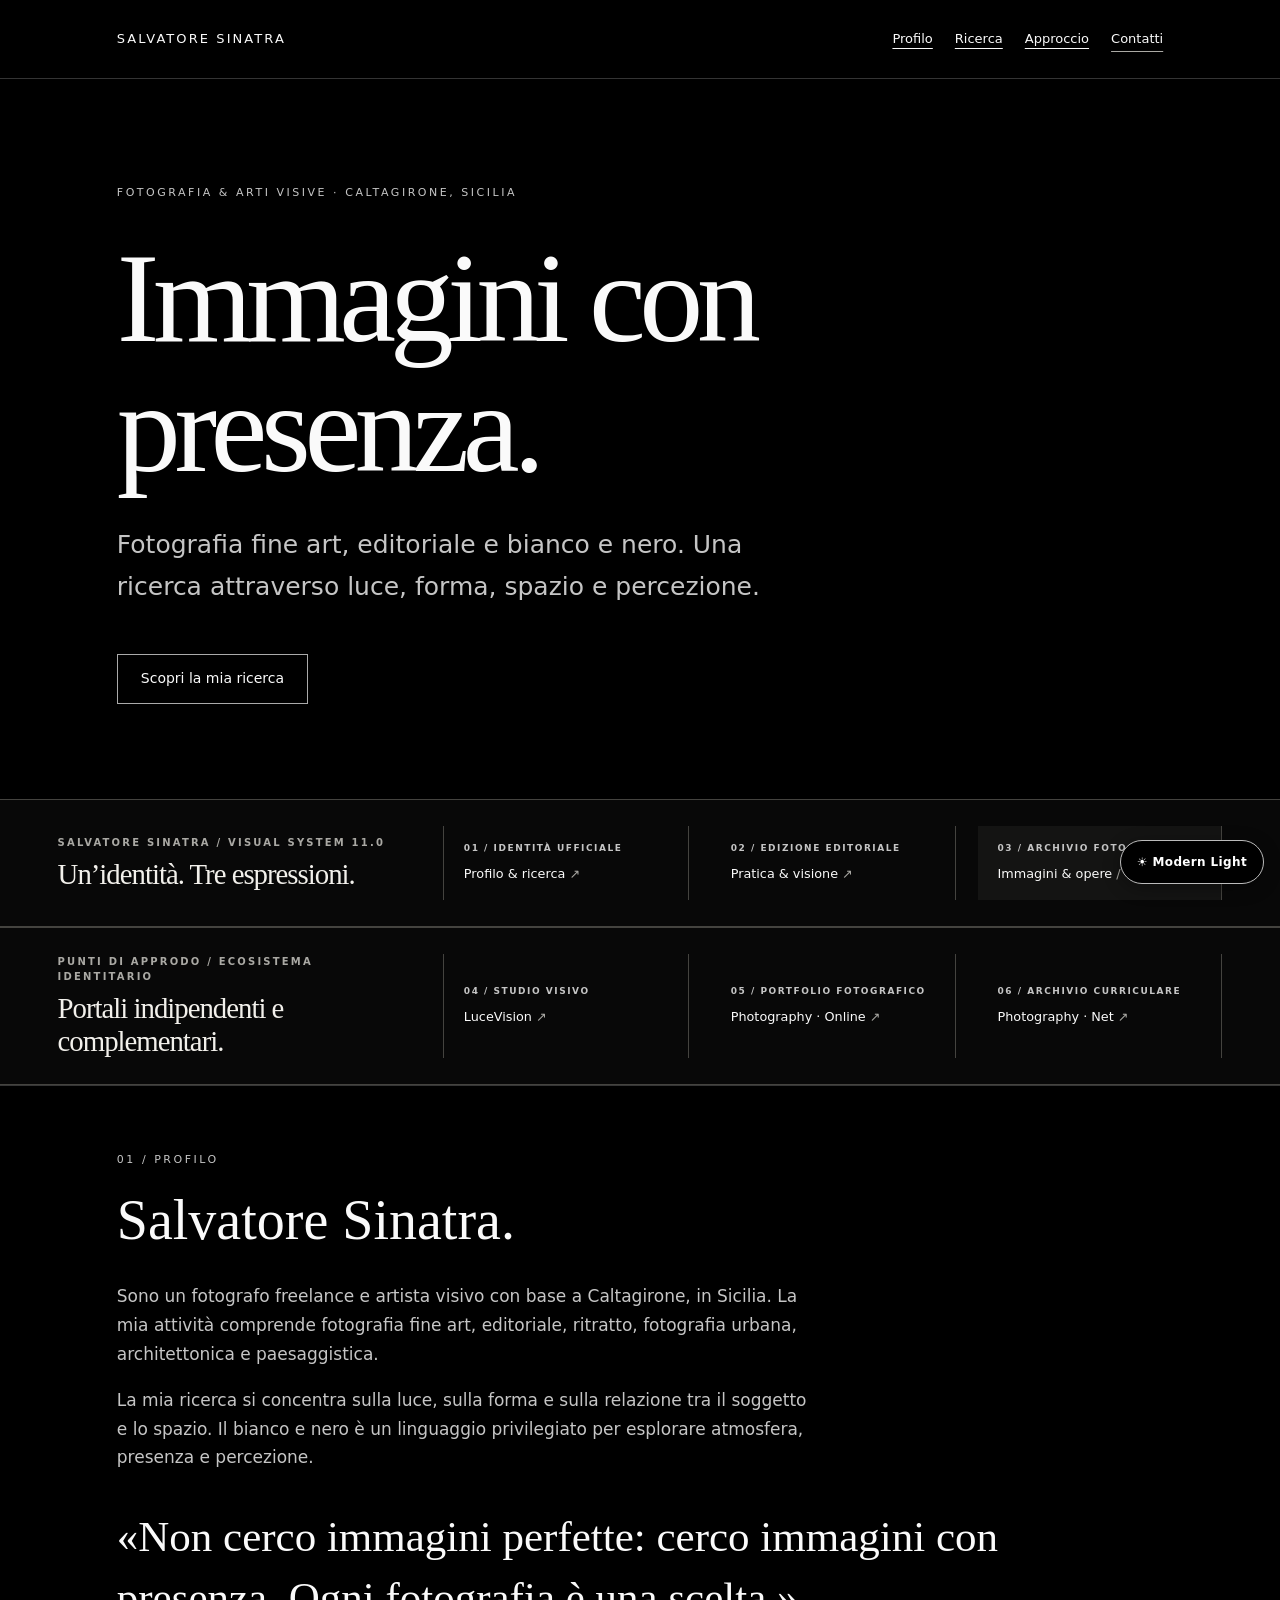
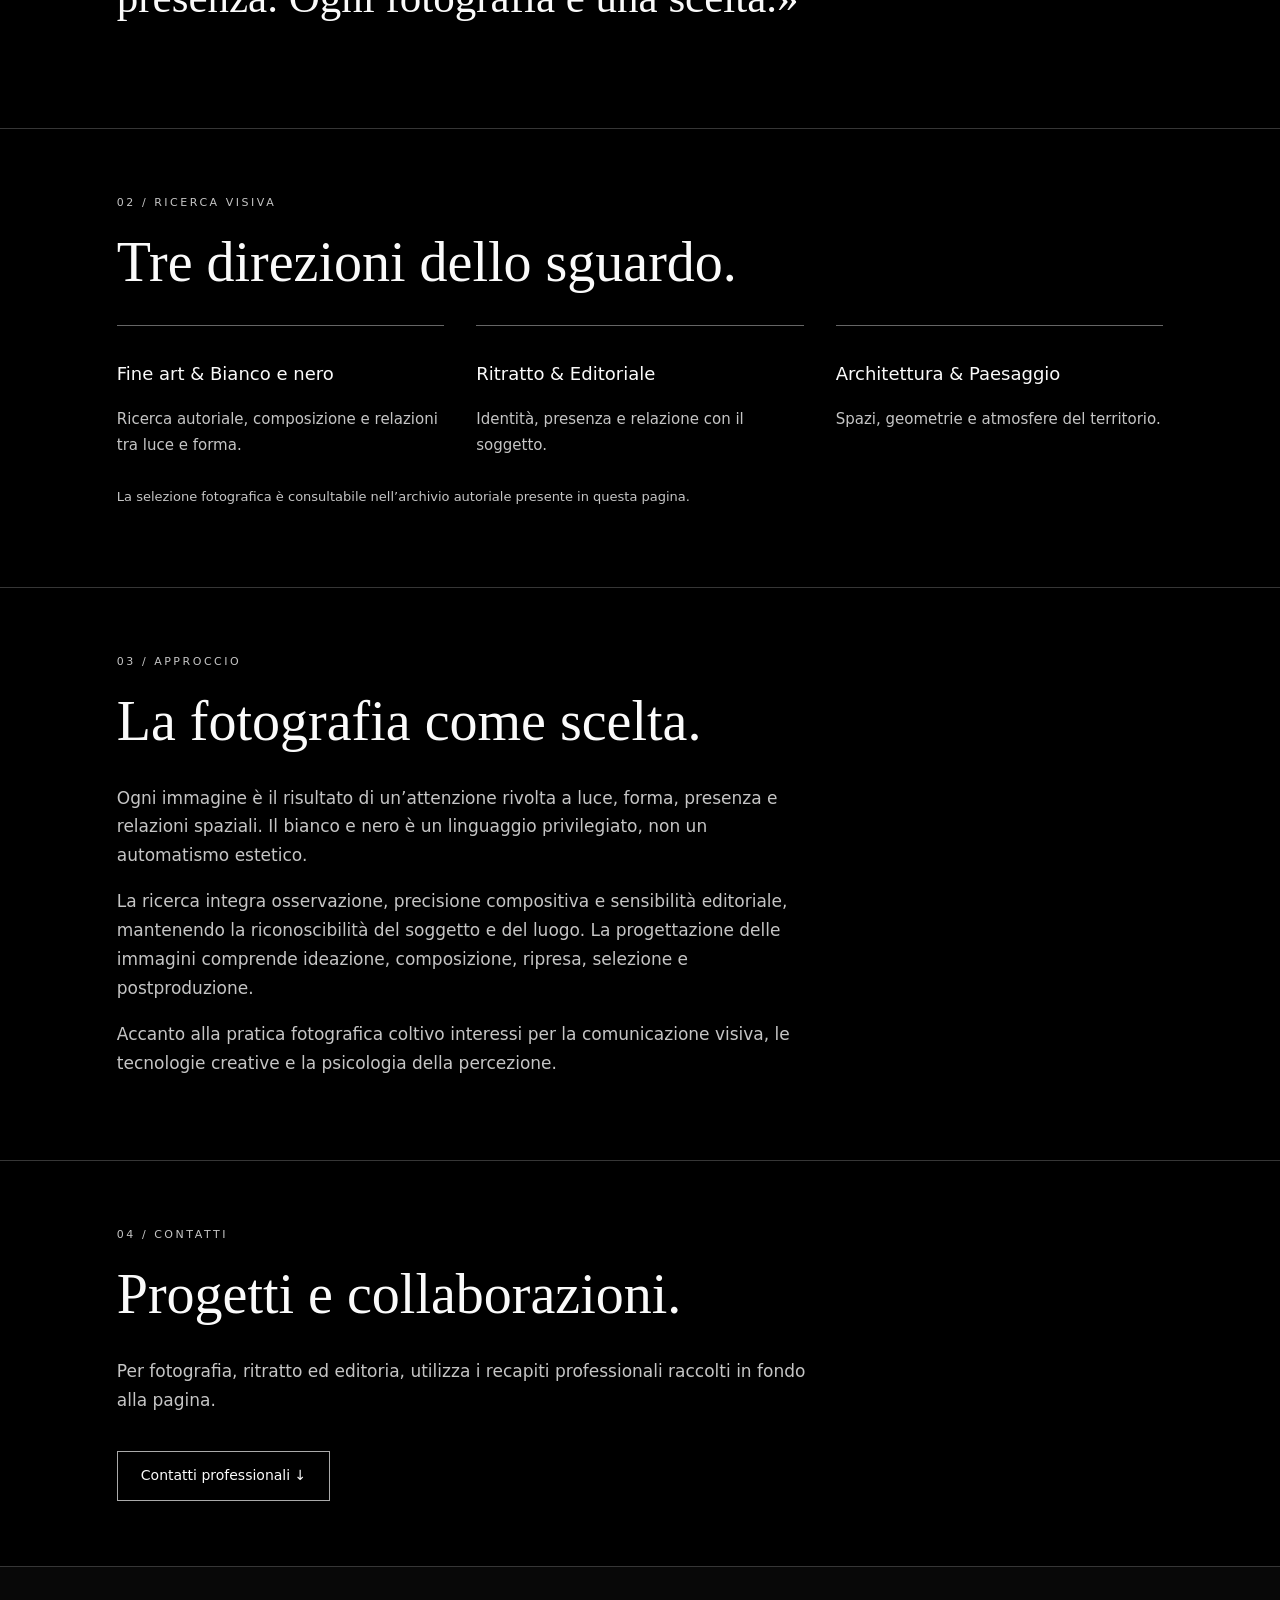
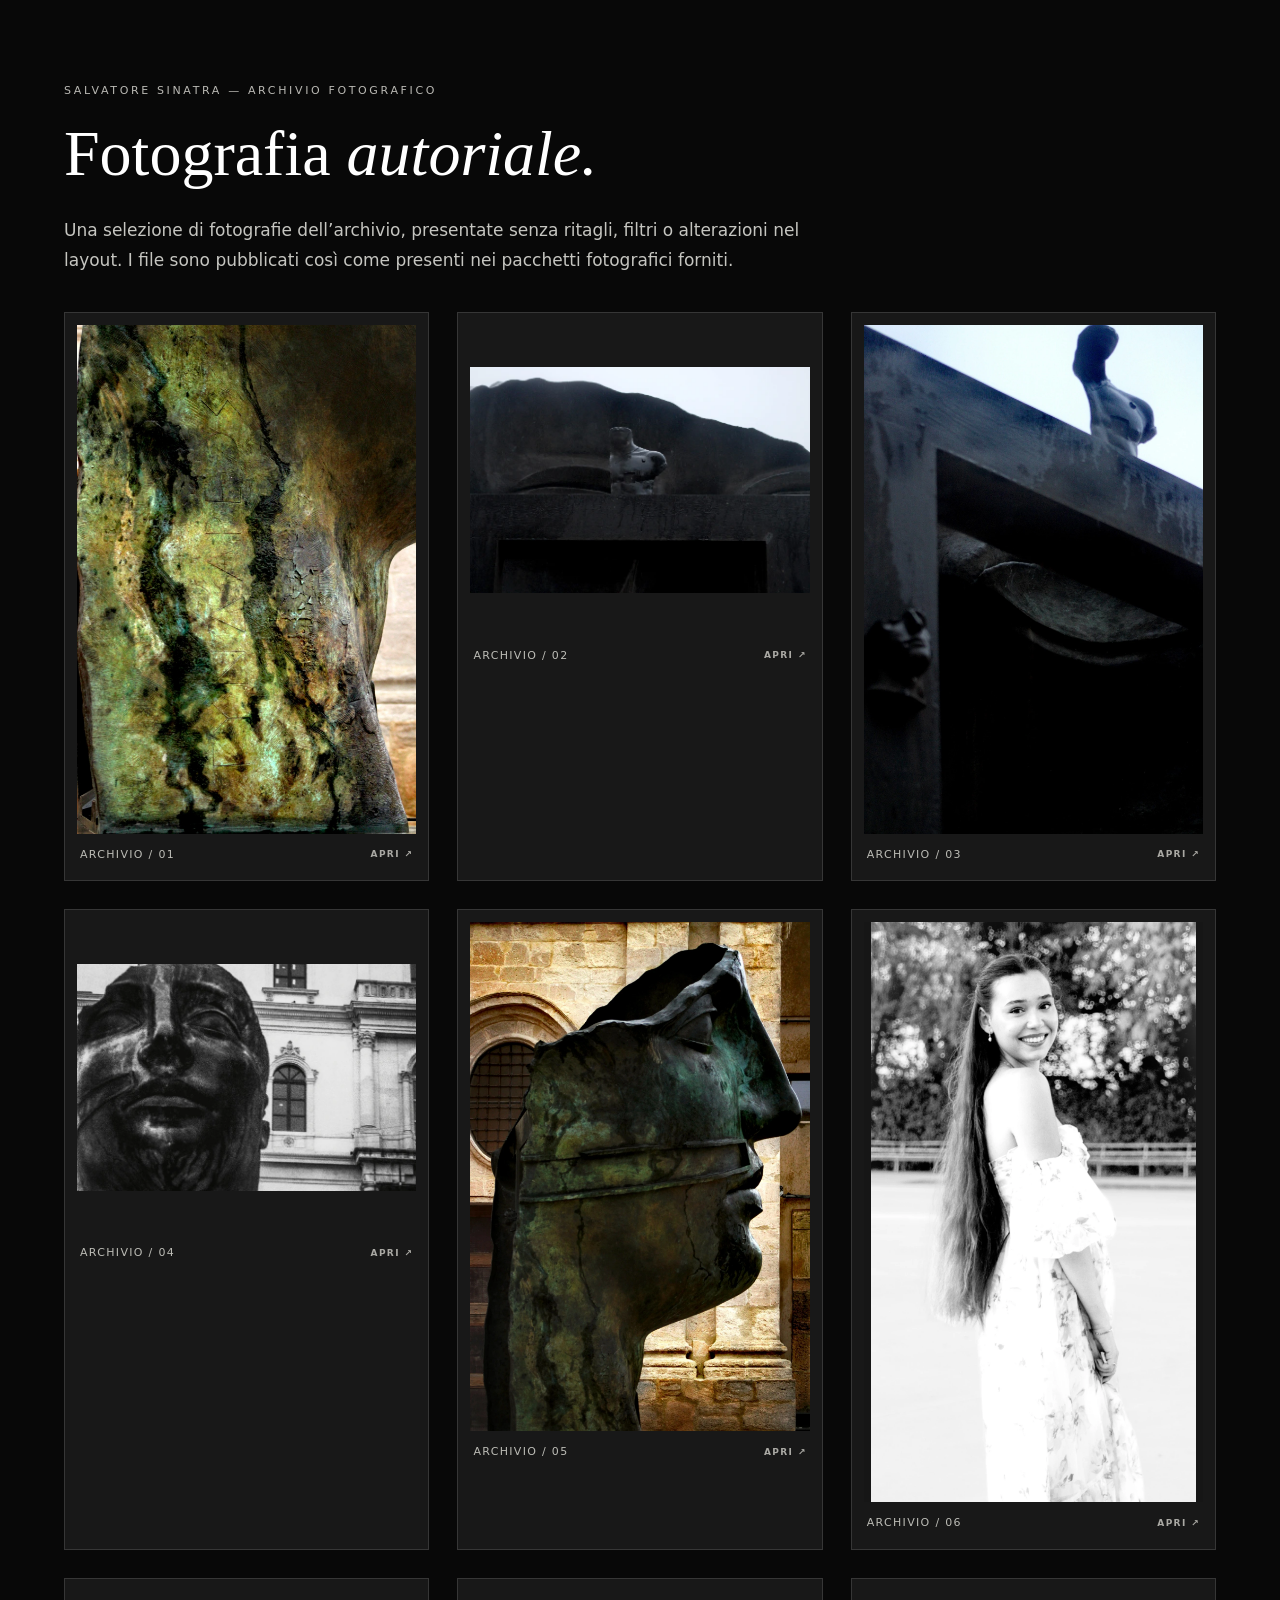
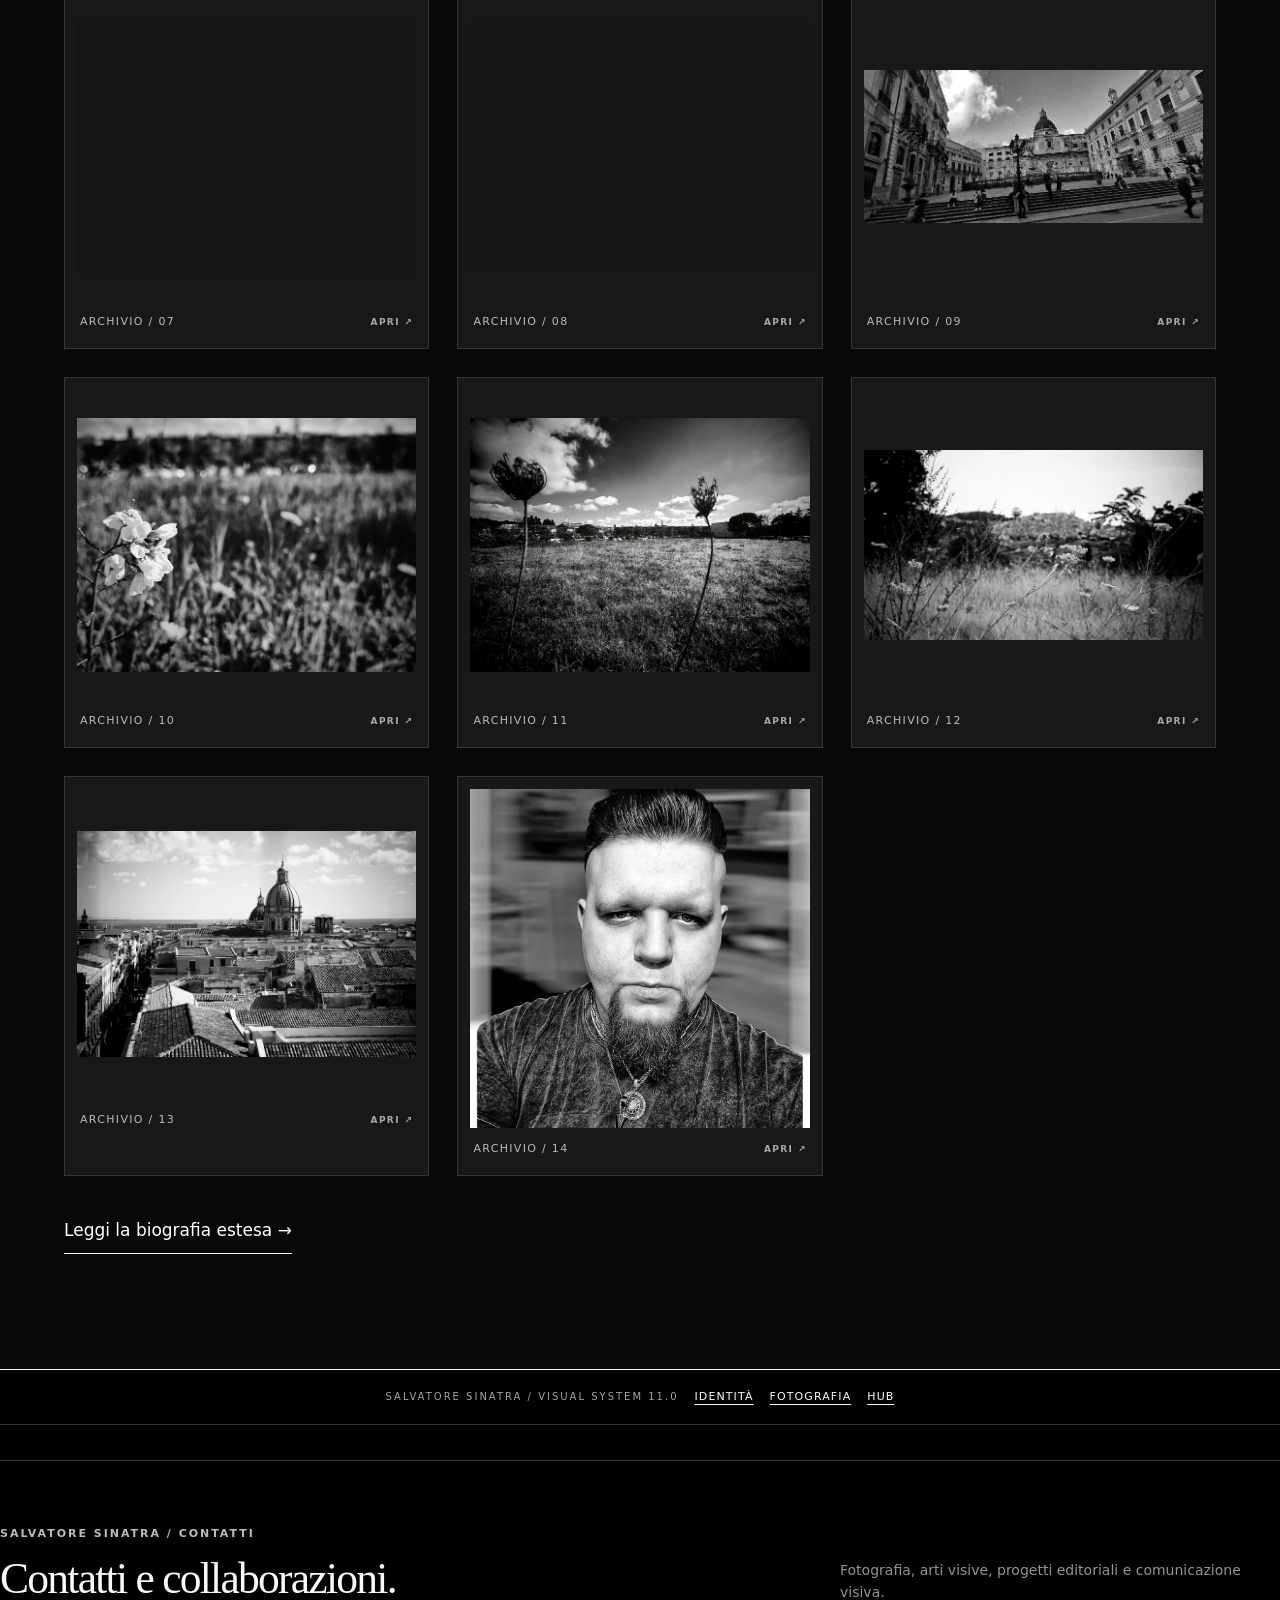
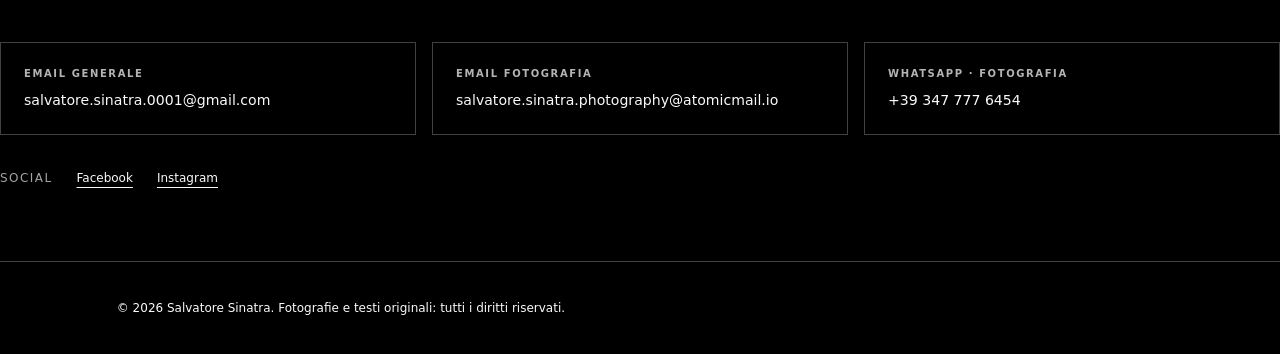
<file: index.html>
<!doctype html>
<html lang="it"><head><meta charset="utf-8"><meta name="viewport" content="width=device-width,initial-scale=1"><title>Salvatore Sinatra — Fotografia e Arti Visive</title><meta name="description" content="Salvatore Sinatra, fotografo freelance e artista visivo a Caltagirone, Sicilia. Fotografia fine art, editoriale, ritratto e bianco e nero."><link rel="canonical" href="https://www.salvatoresinatraphotography.it/"><meta name="theme-color" content="#111111"><meta property="og:title" content="Salvatore Sinatra — Fotografia e Arti Visive"><meta property="og:type" content="website"><meta property="og:url" content="https://www.salvatoresinatraphotography.it/"><style>
*{box-sizing:border-box}html{scroll-behavior:smooth}body{margin:0;background:#111;color:#eee;font:17px/1.7 system-ui,sans-serif}a{color:inherit;text-underline-offset:5px}a:focus-visible{outline:2px solid #fff;outline-offset:6px}.wrap{max-width:1200px;margin:auto;padding:0 6vw}header{padding:28px 0;border-bottom:1px solid #363636}header .wrap{display:flex;justify-content:space-between;gap:24px;flex-wrap:wrap}.brand{font-size:13px;letter-spacing:.16em;text-decoration:none}nav{display:flex;gap:22px;font-size:13px}.hero{padding:105px 0 95px}.eyebrow{font-size:11px;text-transform:uppercase;letter-spacing:.23em;color:#b5b5b5}h1{font-family:Georgia,serif;font-size:clamp(64px,10vw,132px);font-weight:400;line-height:1.02;letter-spacing:-.05em;margin:30px 0}h2{font:400 clamp(34px,5vw,56px)/1.15 Georgia,serif;margin:18px 0 30px}h3{font-size:18px;font-weight:500}p{max-width:700px;color:#c4c4c4}.lead{font-size:clamp(19px,2.5vw,25px);max-width:670px}.button{display:inline-block;padding:12px 23px;border:1px solid #aaa;margin-top:20px;text-decoration:none;font-size:14px}.button:hover{background:#eee;color:#111}section:not(.hero){padding:65px 0;border-top:1px solid #363636}.grid{display:grid;grid-template-columns:repeat(3,1fr);gap:32px}.item{padding-top:15px;border-top:1px solid #666}.item p{font-size:15px}blockquote{margin:35px 0;font:400 clamp(26px,4vw,43px)/1.4 Georgia,serif;max-width:900px}.note{font-size:13px;color:#999}footer{padding:35px 0;border-top:1px solid #363636;font-size:12px;color:#aaa}.skip{position:absolute;left:-9999px}.skip:focus{left:20px;top:10px;background:#111;padding:10px}@media(max-width:650px){.grid{grid-template-columns:1fr}.hero{padding:65px 0}.wrap{padding:0 7vw}nav{gap:16px}}@media(prefers-reduced-motion:reduce){html{scroll-behavior:auto}}
</style><meta name="design-system-version" content="11.0"><style id="ss-design-system-v10">:root{--ss10-black:#080808;--ss10-white:#f5f5f2;--ss10-muted:#a8a8a4;--ss10-border:#3b3b3b}html{scroll-behavior:smooth}body{font-kerning:normal;-webkit-font-smoothing:antialiased}img{max-width:100%;height:auto}img:not([width]):not([height]){object-fit:contain}a,button{transition:color .2s ease,border-color .2s ease,background-color .2s ease}a:focus-visible,button:focus-visible{outline:2px solid currentColor;outline-offset:4px}h1,h2,h3{text-wrap:balance}p{overflow-wrap:break-word}main{min-width:0}@media(prefers-reduced-motion:reduce){*,*::before,*::after{scroll-behavior:auto!important;animation-duration:.01ms!important;transition-duration:.01ms!important}}@media(max-width:600px){body{overflow-x:hidden}nav{max-width:100%;flex-wrap:wrap}}.ss-v10-signature{font:500 10px/1.5 system-ui,sans-serif;letter-spacing:.2em;text-transform:uppercase;opacity:.65}.ss-v10-links{display:flex;gap:16px;flex-wrap:wrap;align-items:center;justify-content:center;padding:18px 5%;border-top:1px solid currentColor;font:500 11px/1.6 system-ui,sans-serif;letter-spacing:.1em;text-transform:uppercase}.ss-v10-links a{text-decoration:underline;text-underline-offset:4px}.ss-v10-links a:hover{opacity:.65}</style>  <meta name="robots" content="index,follow,max-image-preview:large">
  <meta property="og:locale" content="it_IT">
  <meta property="og:site_name" content="Salvatore Sinatra Photography">
  <meta property="og:description" content="Salvatore Sinatra, fotografo freelance e artista visivo a Caltagirone, Sicilia. Fotografia fine art, editoriale, ritratto e bianco e nero.">
  <meta property="og:image" content="https://www.salvatoresinatraphotography.it/assets/photos/1000022959.webp">
  <meta name="twitter:card" content="summary_large_image">
  <meta name="twitter:title" content="Salvatore Sinatra — Fotografia e Arti Visive">
  <meta name="twitter:description" content="Salvatore Sinatra, fotografo freelance e artista visivo a Caltagirone, Sicilia. Fotografia fine art, editoriale, ritratto e bianco e nero.">
  <meta name="twitter:image" content="https://www.salvatoresinatraphotography.it/assets/photos/1000022959.webp">
  <script type="application/ld+json">{"@context":"https://schema.org","@type":"WebSite","name":"Salvatore Sinatra — Fotografia e Arti Visive","url":"https://www.salvatoresinatraphotography.it/","description":"Salvatore Sinatra, fotografo freelance e artista visivo a Caltagirone, Sicilia. Fotografia fine art, editoriale, ritratto e bianco e nero.","inLanguage":"it-IT"}</script>
<link rel="stylesheet" href="assets/ss-visual-theme.css"><link rel="stylesheet" href="assets/ss-editorial-v11.css"><link rel="stylesheet" href="assets/ss-contact-footer.css"></head><body><a class="skip" href="#contenuto">Vai al contenuto</a><header><div class="wrap"><a class="brand" href="./">SALVATORE SINATRA</a><nav aria-label="Navigazione principale"><a href="#profilo">Profilo</a><a href="#ricerca">Ricerca</a><a href="#approccio">Approccio</a><a href="#contatti">Contatti</a></nav></div></header><main id="contenuto"><section class="hero"><div class="wrap"><div class="eyebrow">Fotografia & Arti Visive · Caltagirone, Sicilia</div><h1>Immagini con<br>presenza.</h1><p class="lead">Fotografia fine art, editoriale e bianco e nero. Una ricerca attraverso luce, forma, spazio e percezione.</p><a class="button" href="#profilo">Scopri la mia ricerca</a></div></section><aside class="ss11-network" aria-label="Sistema editoriale e siti di Salvatore Sinatra"><div class="ss11-network__heading"><span class="ss11-network__eyebrow">SALVATORE SINATRA / VISUAL SYSTEM 11.0</span><strong>Un’identità. Tre espressioni.</strong></div><nav class="ss11-network__links" aria-label="Naviga tra i siti identitari"><a class="ss11-network__link" href="https://www.salvatoresinatra.it/"><small>01 / IDENTITÀ UFFICIALE</small><span>Profilo & ricerca</span></a><a class="ss11-network__link" href="https://www.salvatore-sinatra.it/"><small>02 / EDIZIONE EDITORIALE</small><span>Pratica & visione</span></a><a class="ss11-network__link" href="https://www.salvatoresinatraphotography.it/" aria-current="page"><small>03 / ARCHIVIO FOTOGRAFICO</small><span>Immagini & opere</span></a></nav></aside><aside class="ss11-network" aria-label="Altri siti autonomi di Salvatore Sinatra"><div class="ss11-network__heading"><span class="ss11-network__eyebrow">PUNTI DI APPRODO / ECOSISTEMA IDENTITARIO</span><strong>Portali indipendenti e complementari.</strong></div><nav class="ss11-network__links" aria-label="Altri punti di approdo di Salvatore Sinatra"><a class="ss11-network__link" href="https://www.lucevision.it/"><small>04 / STUDIO VISIVO</small><span>LuceVision</span></a><a class="ss11-network__link" href="https://www.salvatoresinatraphotography.online/"><small>05 / PORTFOLIO FOTOGRAFICO</small><span>Photography · Online</span></a><a class="ss11-network__link" href="https://www.salvatoresinatraphotography.net/"><small>06 / ARCHIVIO CURRICULARE</small><span>Photography · Net</span></a></nav></aside><section id="profilo"><div class="wrap"><div class="eyebrow">01 / Profilo</div><h2>Salvatore Sinatra.</h2><p>Sono un fotografo freelance e artista visivo con base a Caltagirone, in Sicilia. La mia attività comprende fotografia fine art, editoriale, ritratto, fotografia urbana, architettonica e paesaggistica.</p><p>La mia ricerca si concentra sulla luce, sulla forma e sulla relazione tra il soggetto e lo spazio. Il bianco e nero è un linguaggio privilegiato per esplorare atmosfera, presenza e percezione.</p><blockquote>«Non cerco immagini perfette: cerco immagini con presenza. Ogni fotografia è una scelta.»</blockquote></div></section><section id="ricerca"><div class="wrap"><div class="eyebrow">02 / Ricerca visiva</div><h2>Tre direzioni dello sguardo.</h2><div class="grid"><div class="item"><h3>Fine art & Bianco e nero</h3><p>Ricerca autoriale, composizione e relazioni tra luce e forma.</p></div><div class="item"><h3>Ritratto & Editoriale</h3><p>Identità, presenza e relazione con il soggetto.</p></div><div class="item"><h3>Architettura & Paesaggio</h3><p>Spazi, geometrie e atmosfere del territorio.</p></div></div><p class="note">La selezione fotografica è consultabile nell’archivio autoriale presente in questa pagina.</p></div></section><section id="approccio"><div class="wrap"><div class="eyebrow">03 / Approccio</div><h2>La fotografia come scelta.</h2><p>Ogni immagine è il risultato di un’attenzione rivolta a luce, forma, presenza e relazioni spaziali. Il bianco e nero è un linguaggio privilegiato, non un automatismo estetico.</p><p>La ricerca integra osservazione, precisione compositiva e sensibilità editoriale, mantenendo la riconoscibilità del soggetto e del luogo. La progettazione delle immagini comprende ideazione, composizione, ripresa, selezione e postproduzione.</p><p>Accanto alla pratica fotografica coltivo interessi per la comunicazione visiva, le tecnologie creative e la psicologia della percezione.</p></div></section><section id="contatti"><div class="wrap"><div class="eyebrow">04 / Contatti</div><h2>Progetti e collaborazioni.</h2><p>Per fotografia, ritratto ed editoria, utilizza i recapiti professionali raccolti in fondo alla pagina.</p><a class="button" href="#contatti-unificati">Contatti professionali ↓</a></div></section><style id="ss-photo-gallery-style-v10">
#ss-photo-gallery-v10{padding:clamp(50px,9vw,120px) 5vw;background:#101010;color:#f4f3ef;font-family:system-ui,-apple-system,BlinkMacSystemFont,"Segoe UI",sans-serif}
#ss-photo-gallery-v10 .ss-gallery-inner{max-width:1400px;margin:auto}
#ss-photo-gallery-v10 .ss-photo-overline{font-size:11px;letter-spacing:.24em;text-transform:uppercase;color:#bab9b4}
#ss-photo-gallery-v10 h2{font-family:Georgia,serif;font-weight:400;font-size:clamp(32px,5vw,68px);line-height:1.1;margin:18px 0 25px;color:#fff}
#ss-photo-gallery-v10 p{max-width:750px;color:#c5c5c0;line-height:1.8}
#ss-photo-gallery-v10 .ss-photo-grid{display:grid;grid-template-columns:repeat(3,minmax(0,1fr));gap:clamp(12px,2.2vw,30px);margin-top:36px}
#ss-photo-gallery-v10 figure{margin:0;min-width:0;background:#181818;border:1px solid #363636;padding:12px}
#ss-photo-gallery-v10 img{display:block;width:100%;height:auto;max-height:580px;object-fit:contain;background:#161616}
#ss-photo-gallery-v10 figcaption{padding:12px 3px 4px;color:#bcbcb6;font-size:11px;letter-spacing:.12em;text-transform:uppercase}
#ss-photo-gallery-v10 .ss-bio-link{display:inline-block;margin-top:32px;border-bottom:1px solid currentColor;padding:8px 0;color:#fff;text-decoration:none}
@media(max-width:900px){#ss-photo-gallery-v10 .ss-photo-grid{grid-template-columns:repeat(2,minmax(0,1fr))}}
@media(max-width:560px){#ss-photo-gallery-v10 .ss-photo-grid{grid-template-columns:1fr}}
</style>
<section id="ss-photo-gallery-v10" aria-labelledby="ss-gallery-title"><div class="ss-gallery-inner">
  <div class="ss-photo-overline">Salvatore Sinatra — Archivio fotografico</div>
  <h2 id="ss-gallery-title">Fotografia <em>autoriale.</em></h2>
  <p>Una selezione di fotografie dell’archivio, presentate senza ritagli, filtri o alterazioni nel layout. I file sono pubblicati così come presenti nei pacchetti fotografici forniti.</p>
  <div class="ss-photo-grid">
    <figure><img src="assets/photos/1000022959.webp" alt="Fotografia autoriale di Salvatore Sinatra, immagine 01" loading="lazy" decoding="async"><figcaption>Archivio / 01</figcaption></figure>
    <figure><img src="assets/photos/1000022960.webp" alt="Fotografia autoriale di Salvatore Sinatra, immagine 02" loading="lazy" decoding="async"><figcaption>Archivio / 02</figcaption></figure>
    <figure><img src="assets/photos/1000022961.webp" alt="Fotografia autoriale di Salvatore Sinatra, immagine 03" loading="lazy" decoding="async"><figcaption>Archivio / 03</figcaption></figure>
    <figure><img src="assets/photos/1000022968.webp" alt="Fotografia autoriale di Salvatore Sinatra, immagine 04" loading="lazy" decoding="async"><figcaption>Archivio / 04</figcaption></figure>
    <figure><img src="assets/photos/1000023052.webp" alt="Fotografia autoriale di Salvatore Sinatra, immagine 05" loading="lazy" decoding="async"><figcaption>Archivio / 05</figcaption></figure>
    <figure><img src="assets/photos/1000023099.webp" alt="Fotografia autoriale di Salvatore Sinatra, immagine 06" loading="lazy" decoding="async"><figcaption>Archivio / 06</figcaption></figure>
    <figure><img src="assets/photos/1000023107.webp" alt="Fotografia autoriale di Salvatore Sinatra, immagine 07" loading="lazy" decoding="async"><figcaption>Archivio / 07</figcaption></figure>
    <figure><img src="assets/photos/1000023108.webp" alt="Fotografia autoriale di Salvatore Sinatra, immagine 08" loading="lazy" decoding="async"><figcaption>Archivio / 08</figcaption></figure>
    <figure><img src="assets/photos/467305712_122122964054394208_3311720588704344469_n%20%281%29.webp" alt="Fotografia autoriale di Salvatore Sinatra, immagine 09" loading="lazy" decoding="async"><figcaption>Archivio / 09</figcaption></figure>
    <figure><img src="assets/photos/473782319_577925235085140_2811685960131535709_n.webp" alt="Fotografia autoriale di Salvatore Sinatra, immagine 10" loading="lazy" decoding="async"><figcaption>Archivio / 10</figcaption></figure>
    <figure><img src="assets/photos/475974931_590899060454424_2349021340754761144_n.webp" alt="Fotografia autoriale di Salvatore Sinatra, immagine 11" loading="lazy" decoding="async"><figcaption>Archivio / 11</figcaption></figure>
    <figure><img src="assets/photos/476558959_595280760016254_7209493691133244539_n.webp" alt="Fotografia autoriale di Salvatore Sinatra, immagine 12" loading="lazy" decoding="async"><figcaption>Archivio / 12</figcaption></figure>
    <figure><img src="assets/photos/480542509_599351712942492_5895601628253863716_n.webp" alt="Fotografia autoriale di Salvatore Sinatra, immagine 13" loading="lazy" decoding="async"><figcaption>Archivio / 13</figcaption></figure>
    <figure><img src="assets/photos/F1.webp" alt="Fotografia autoriale di Salvatore Sinatra, immagine 14" loading="lazy" decoding="async"><figcaption>Archivio / 14</figcaption></figure>
  </div><a class="ss-bio-link" href="biografia.html">Leggi la biografia estesa &rarr;</a>
</div></section>
</main><nav class="ss-v10-links" aria-label="Rete dei siti Salvatore Sinatra"><span class="ss-v10-signature">Salvatore Sinatra / Visual System 11.0</span><a href="https://www.salvatore-sinatra.it/">Identità</a><a href="https://www.salvatoresinatraphotography.it/">Fotografia</a><a href="https://salvatoresinatra0001-ux.github.io/">Hub</a></nav>
<footer>

  <section id="contatti-unificati" class="ss-contact-footer" aria-labelledby="ss-contact-footer-title">
    <div class="ss-contact-footer__head">
      <div><span class="ss-contact-footer__kicker">SALVATORE SINATRA / CONTATTI</span><h2 id="ss-contact-footer-title">Contatti e collaborazioni.</h2></div>
      <p>Fotografia, arti visive, progetti editoriali e comunicazione visiva.</p>
    </div>
    <div class="ss-contact-footer__grid">
      <a class="ss-contact-footer__item" href="mailto:salvatore.sinatra.0001@gmail.com"><span class="ss-contact-footer__label">Email generale</span><span class="ss-contact-footer__value">salvatore.sinatra.0001@gmail.com</span></a>
      <a class="ss-contact-footer__item" href="mailto:salvatore.sinatra.photography@atomicmail.io"><span class="ss-contact-footer__label">Email fotografia</span><span class="ss-contact-footer__value">salvatore.sinatra.photography@atomicmail.io</span></a>
      <a class="ss-contact-footer__item" href="https://wa.me/393477776454" target="_blank" rel="noopener noreferrer"><span class="ss-contact-footer__label">WhatsApp · fotografia</span><span class="ss-contact-footer__value">+39 347 777 6454</span></a>
    </div>
    <nav class="ss-contact-footer__social" aria-label="Profili social ufficiali">
      <span class="ss-contact-footer__social-label">Social</span>
      <a href="https://www.facebook.com/profile.php?id=61594648539977" target="_blank" rel="noopener noreferrer">Facebook</a>
      <a href="https://www.instagram.com/salvatoresinatraofficial/" target="_blank" rel="noopener noreferrer">Instagram</a>
    </nav>
  </section>
<div class="wrap">© 2026 Salvatore Sinatra. Fotografie e testi originali: tutti i diritti riservati.</div></footer><script src="assets/ss-visual-theme.js" defer></script><script src="assets/ss-editorial-v11.js" defer></script></body></html>
</file>
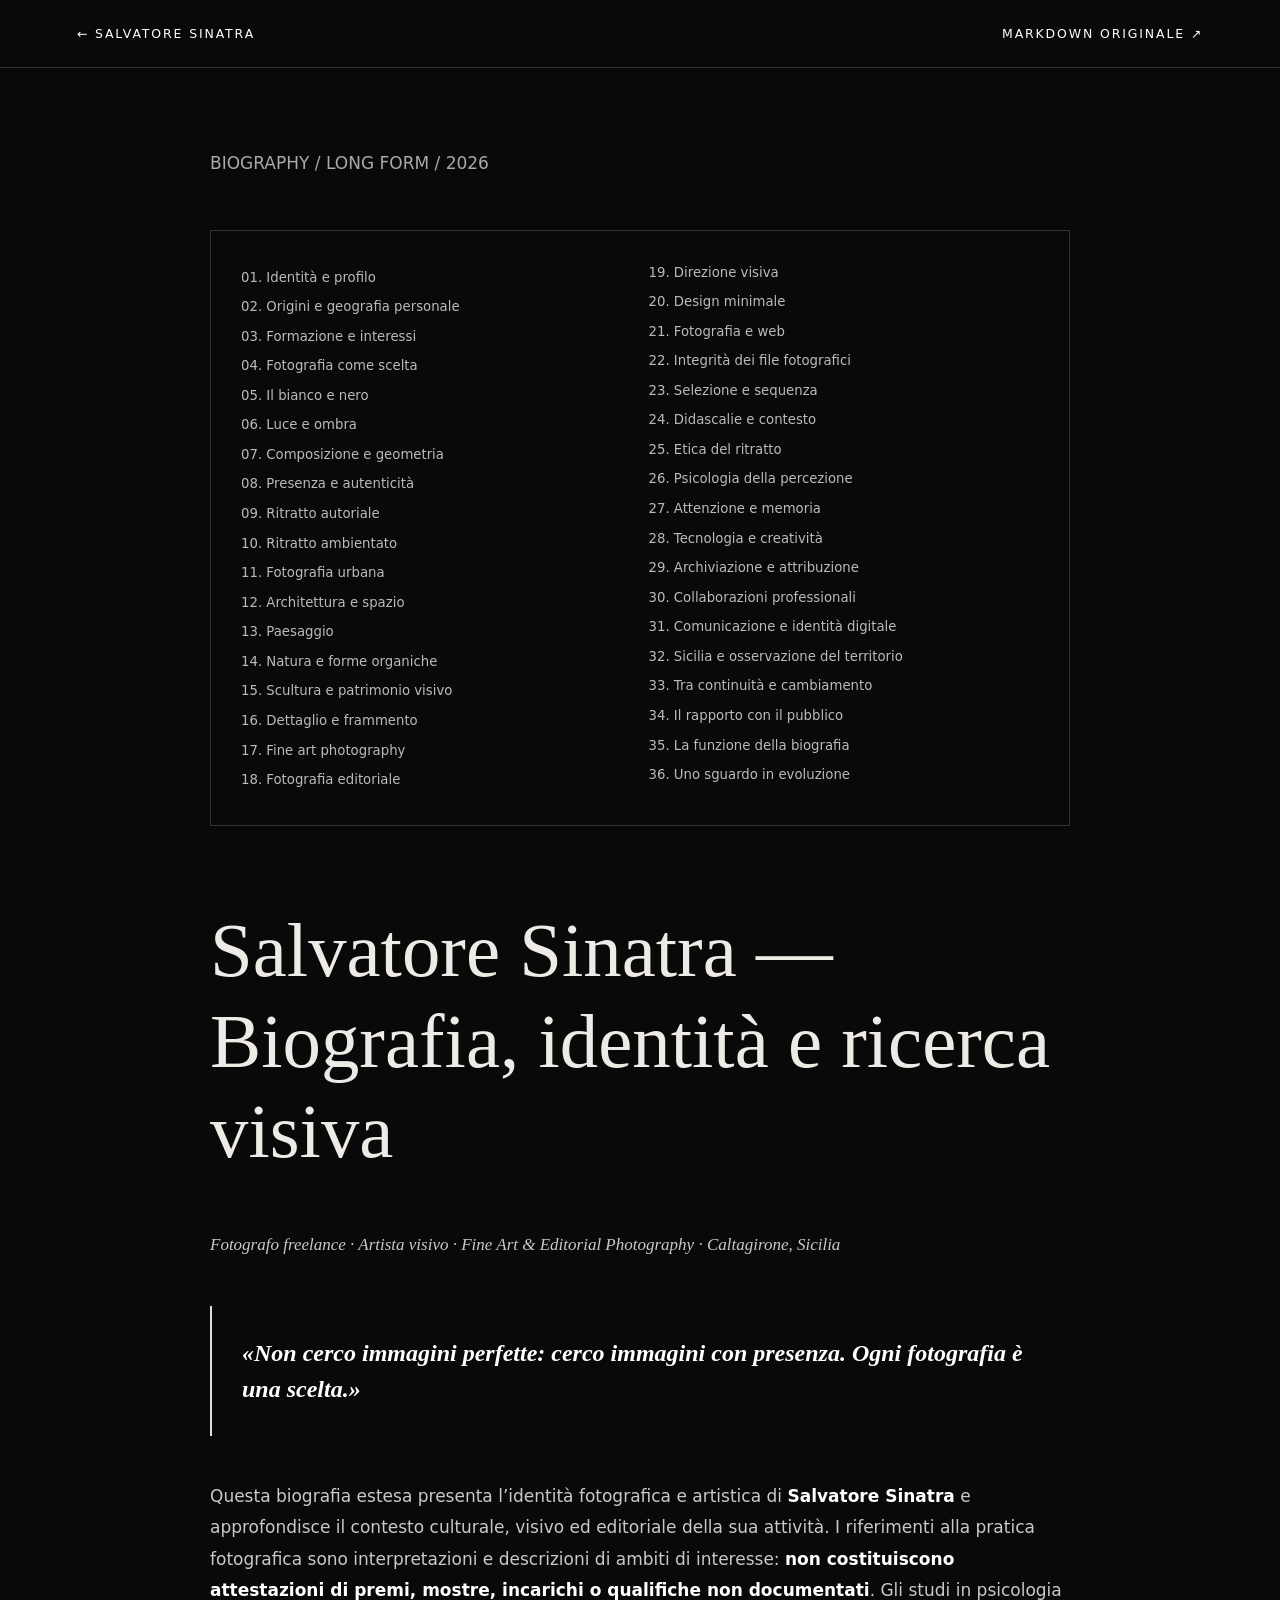
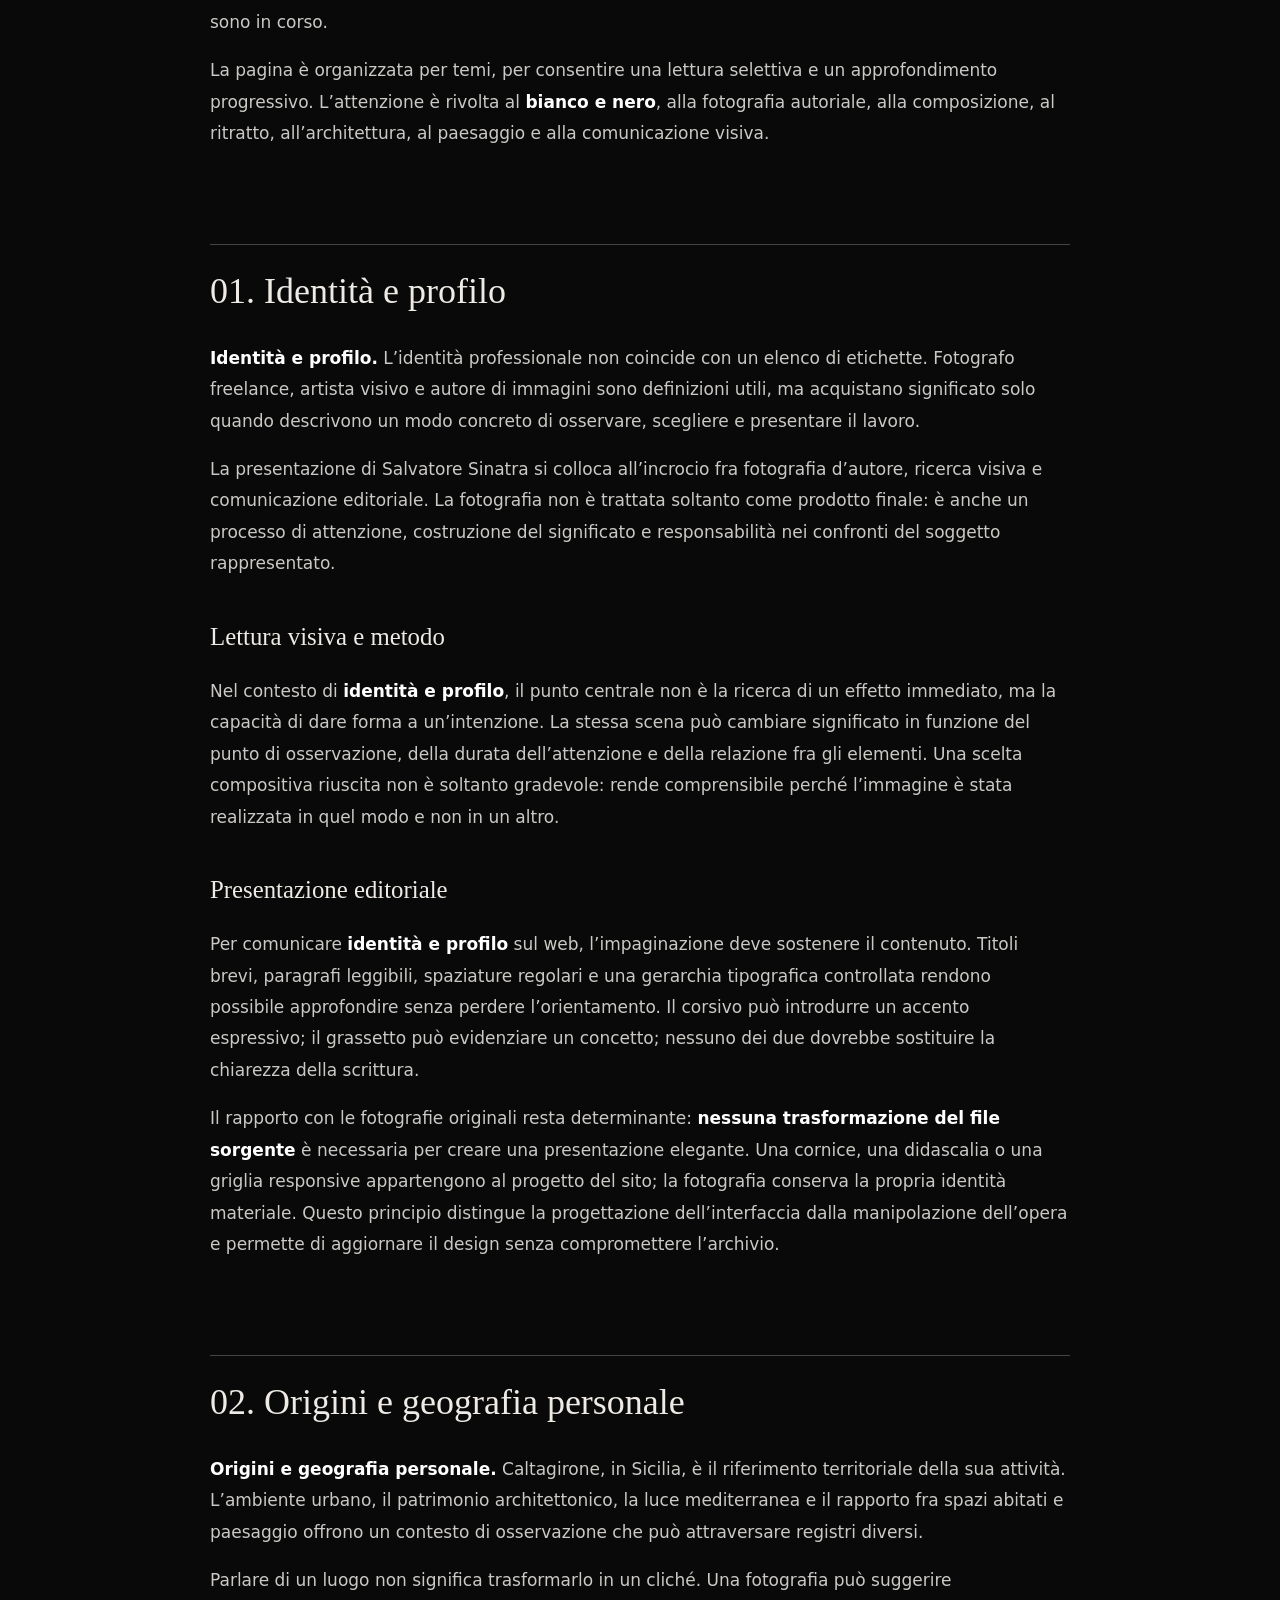
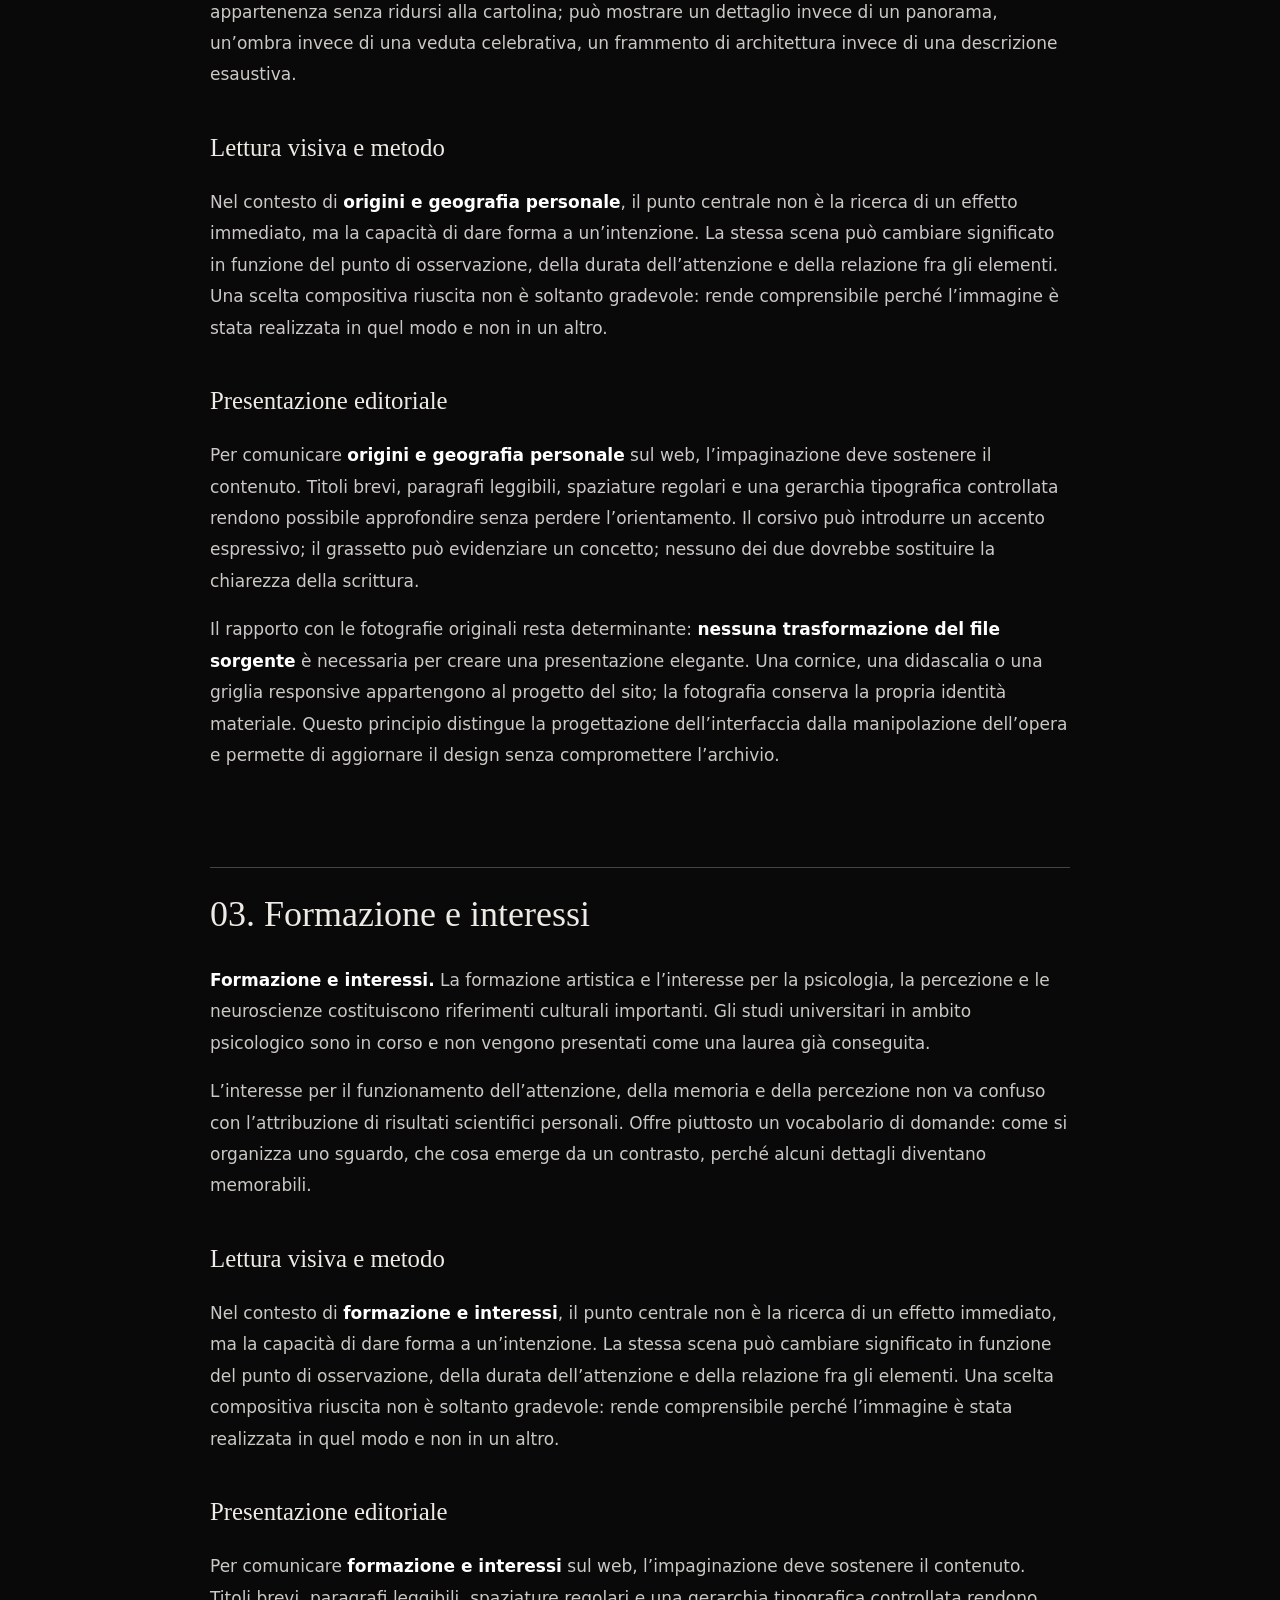
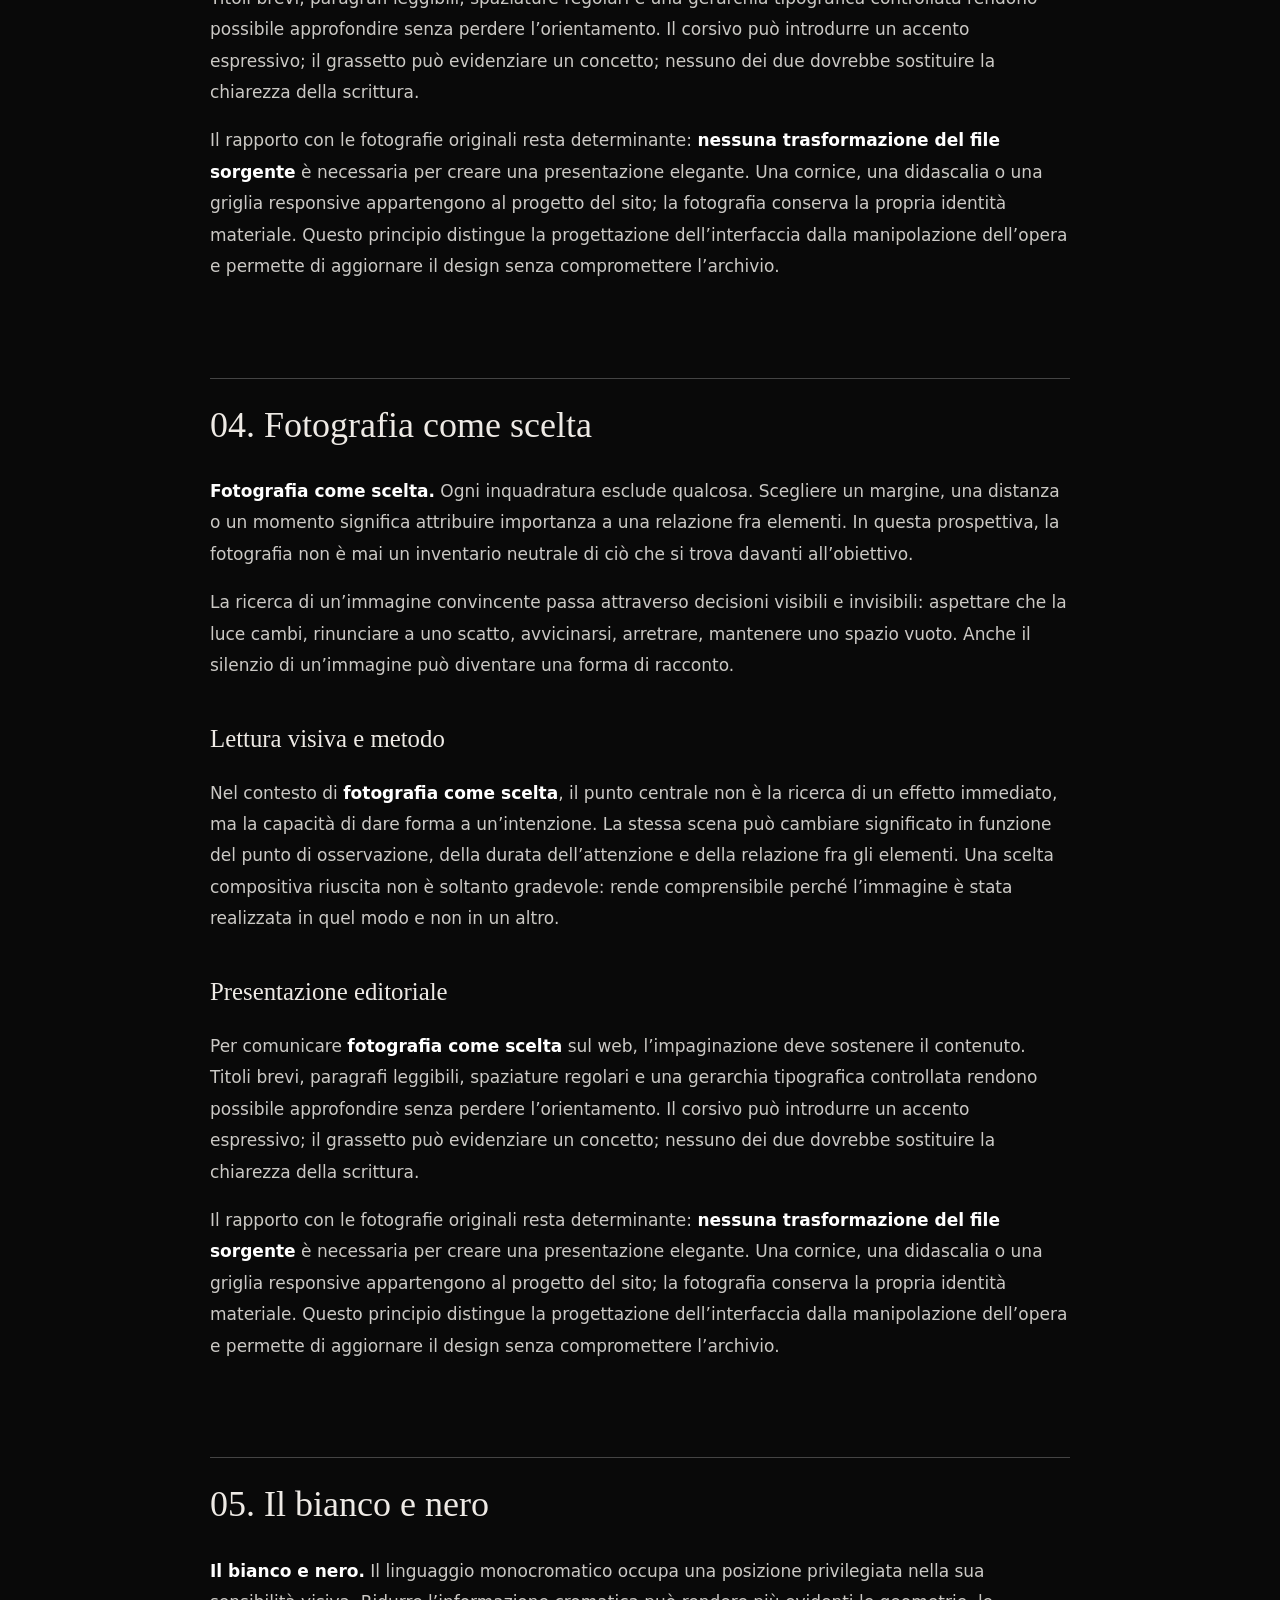
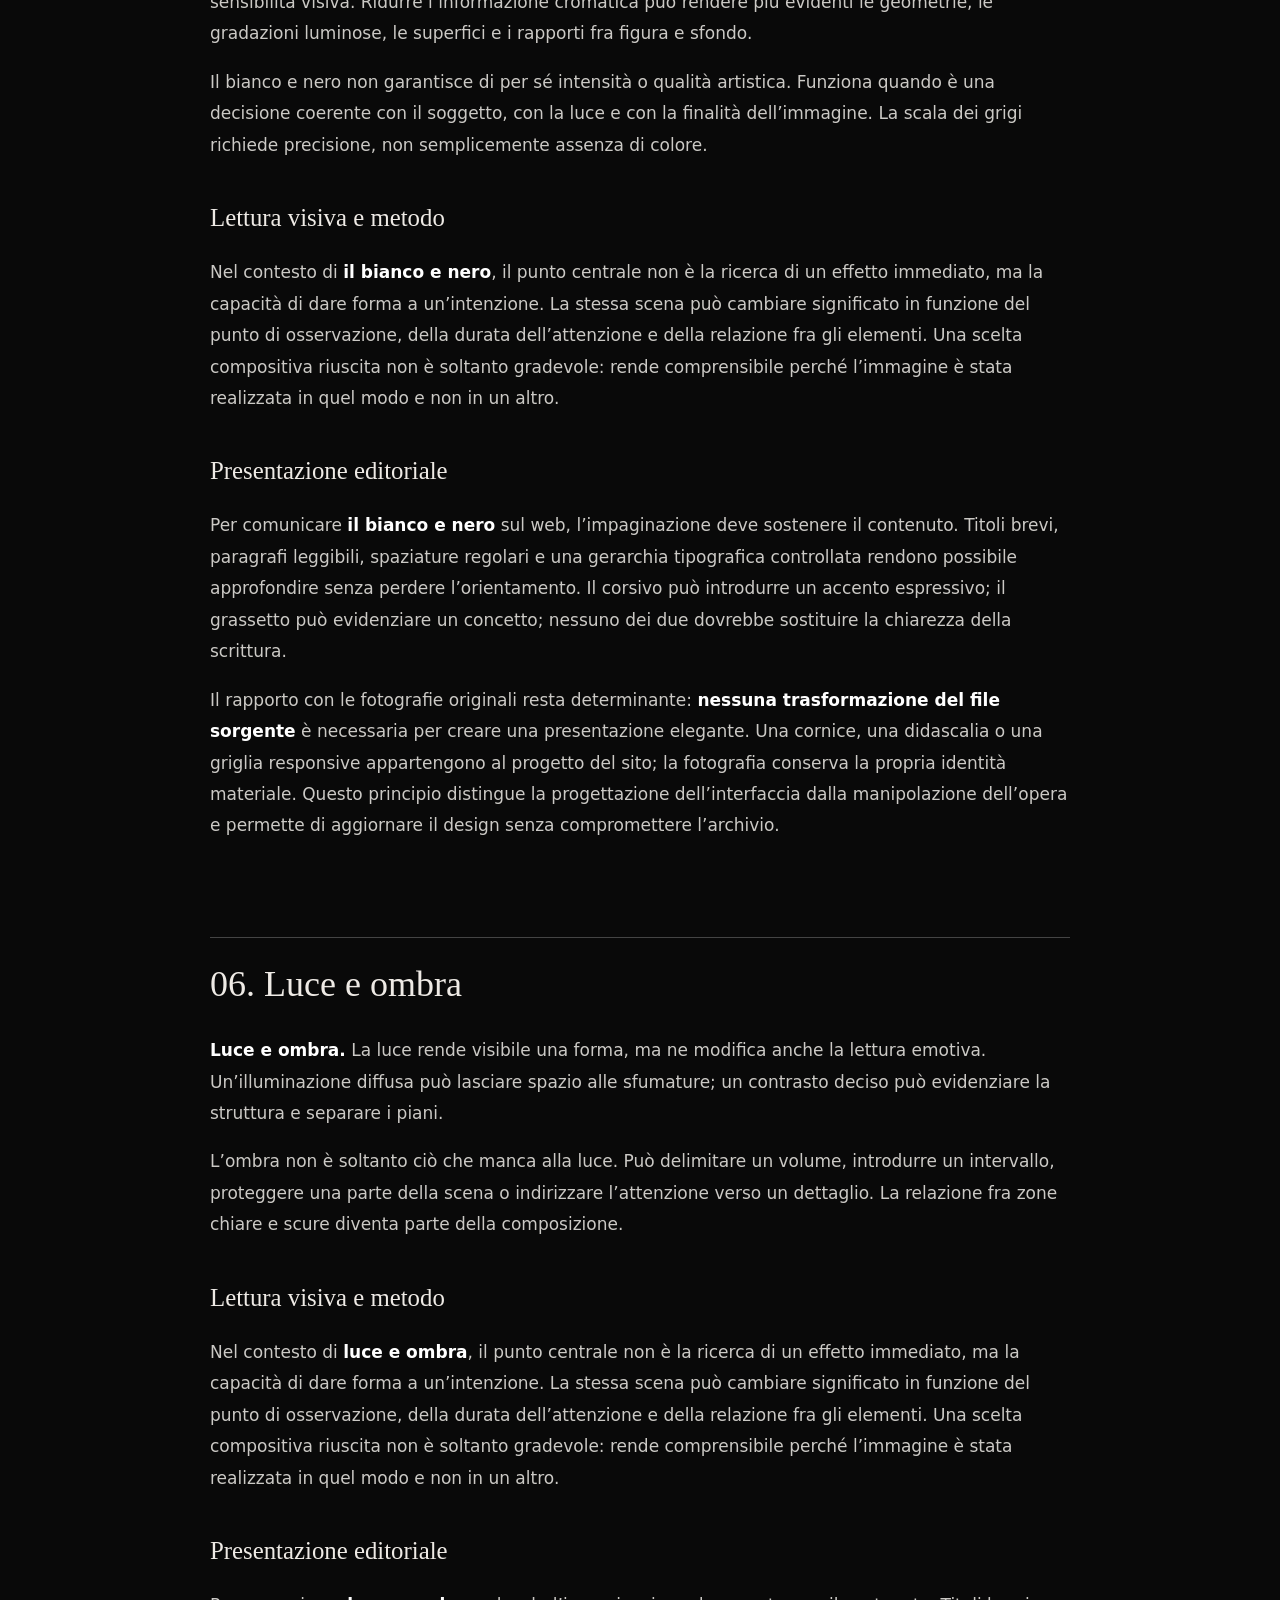
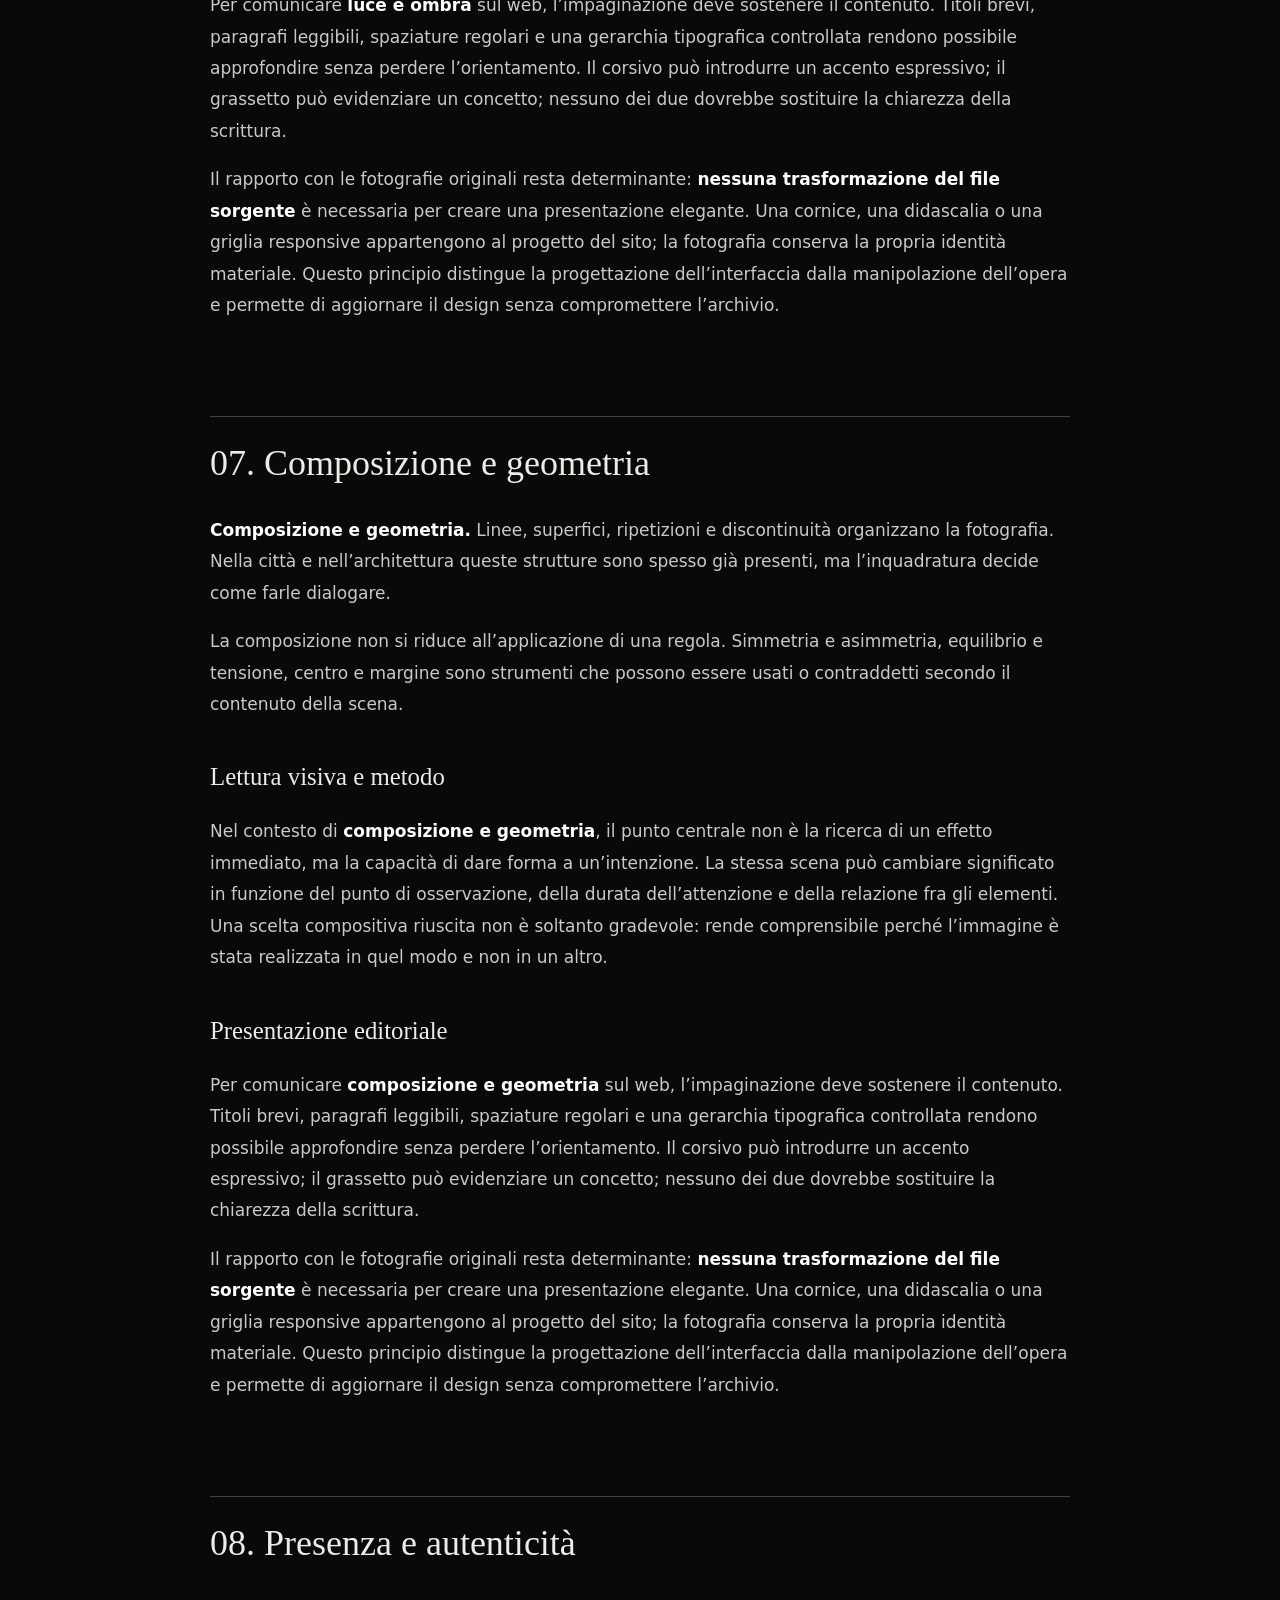
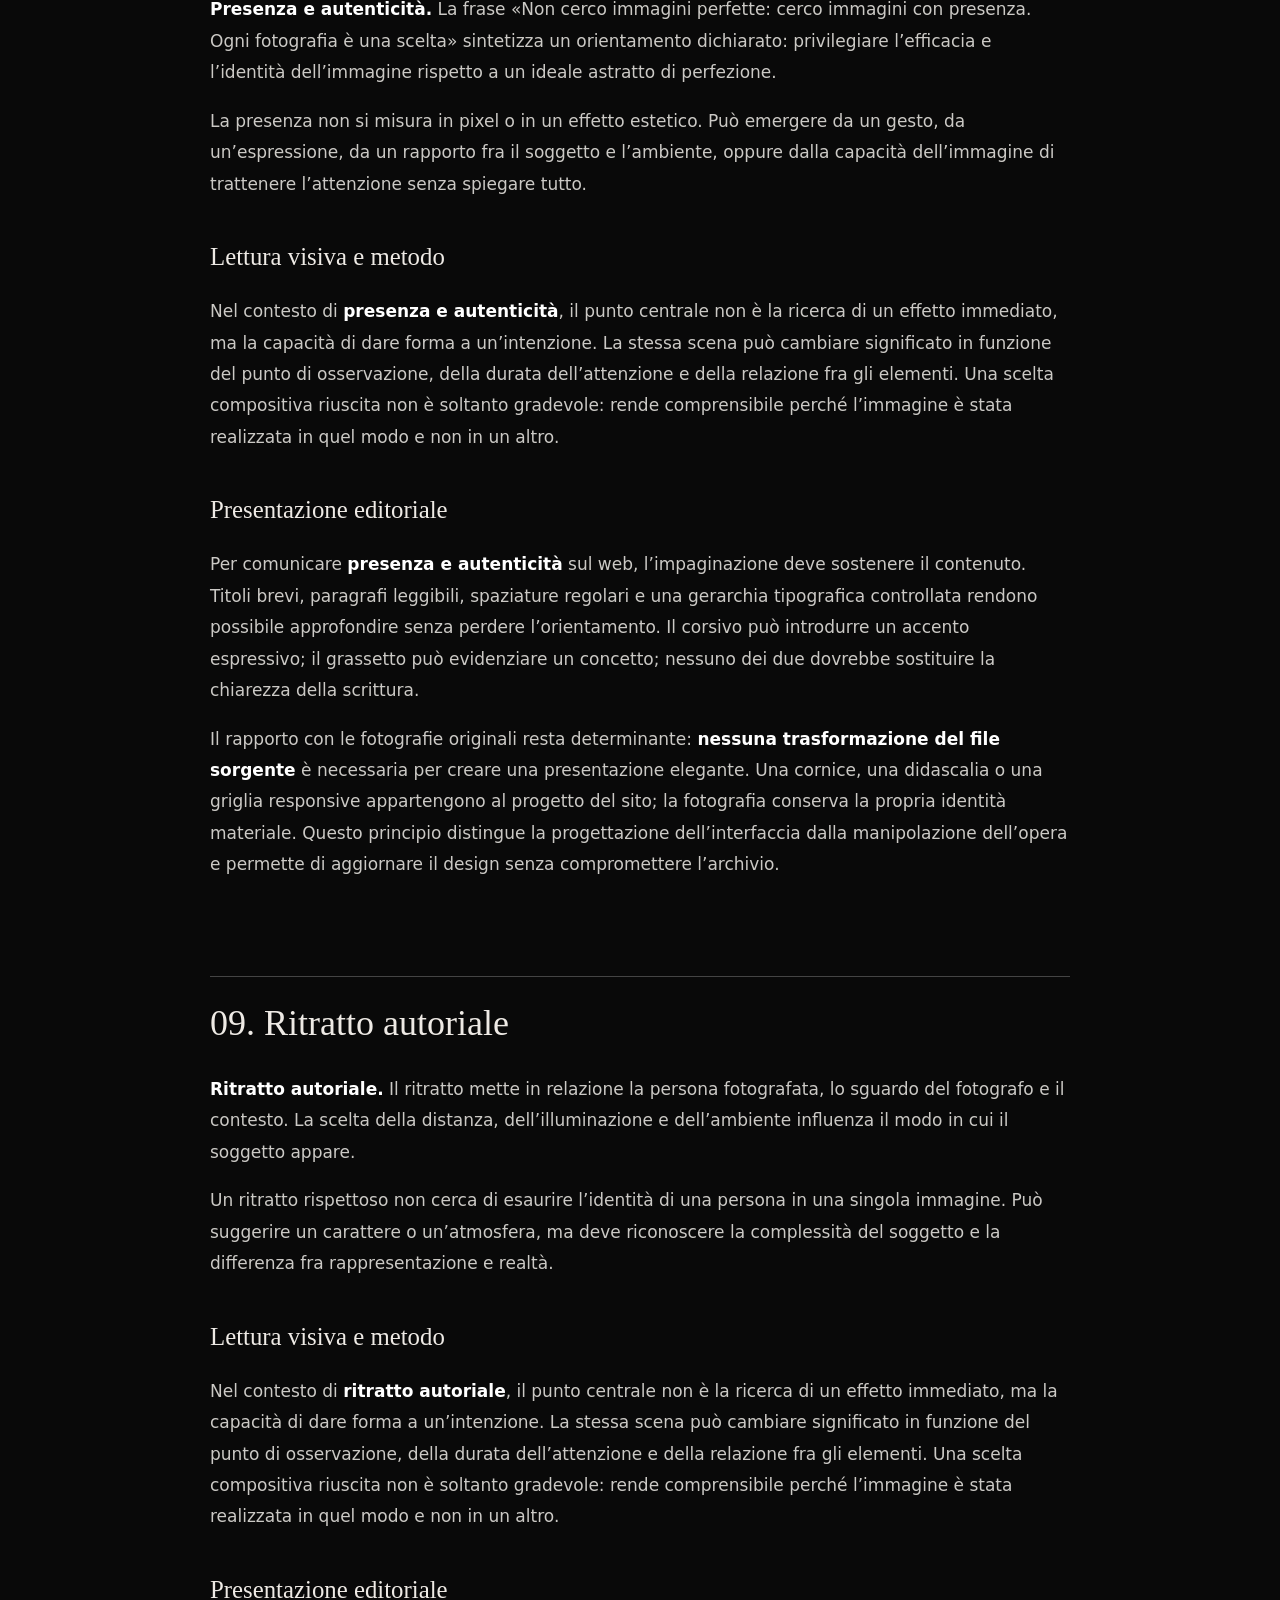
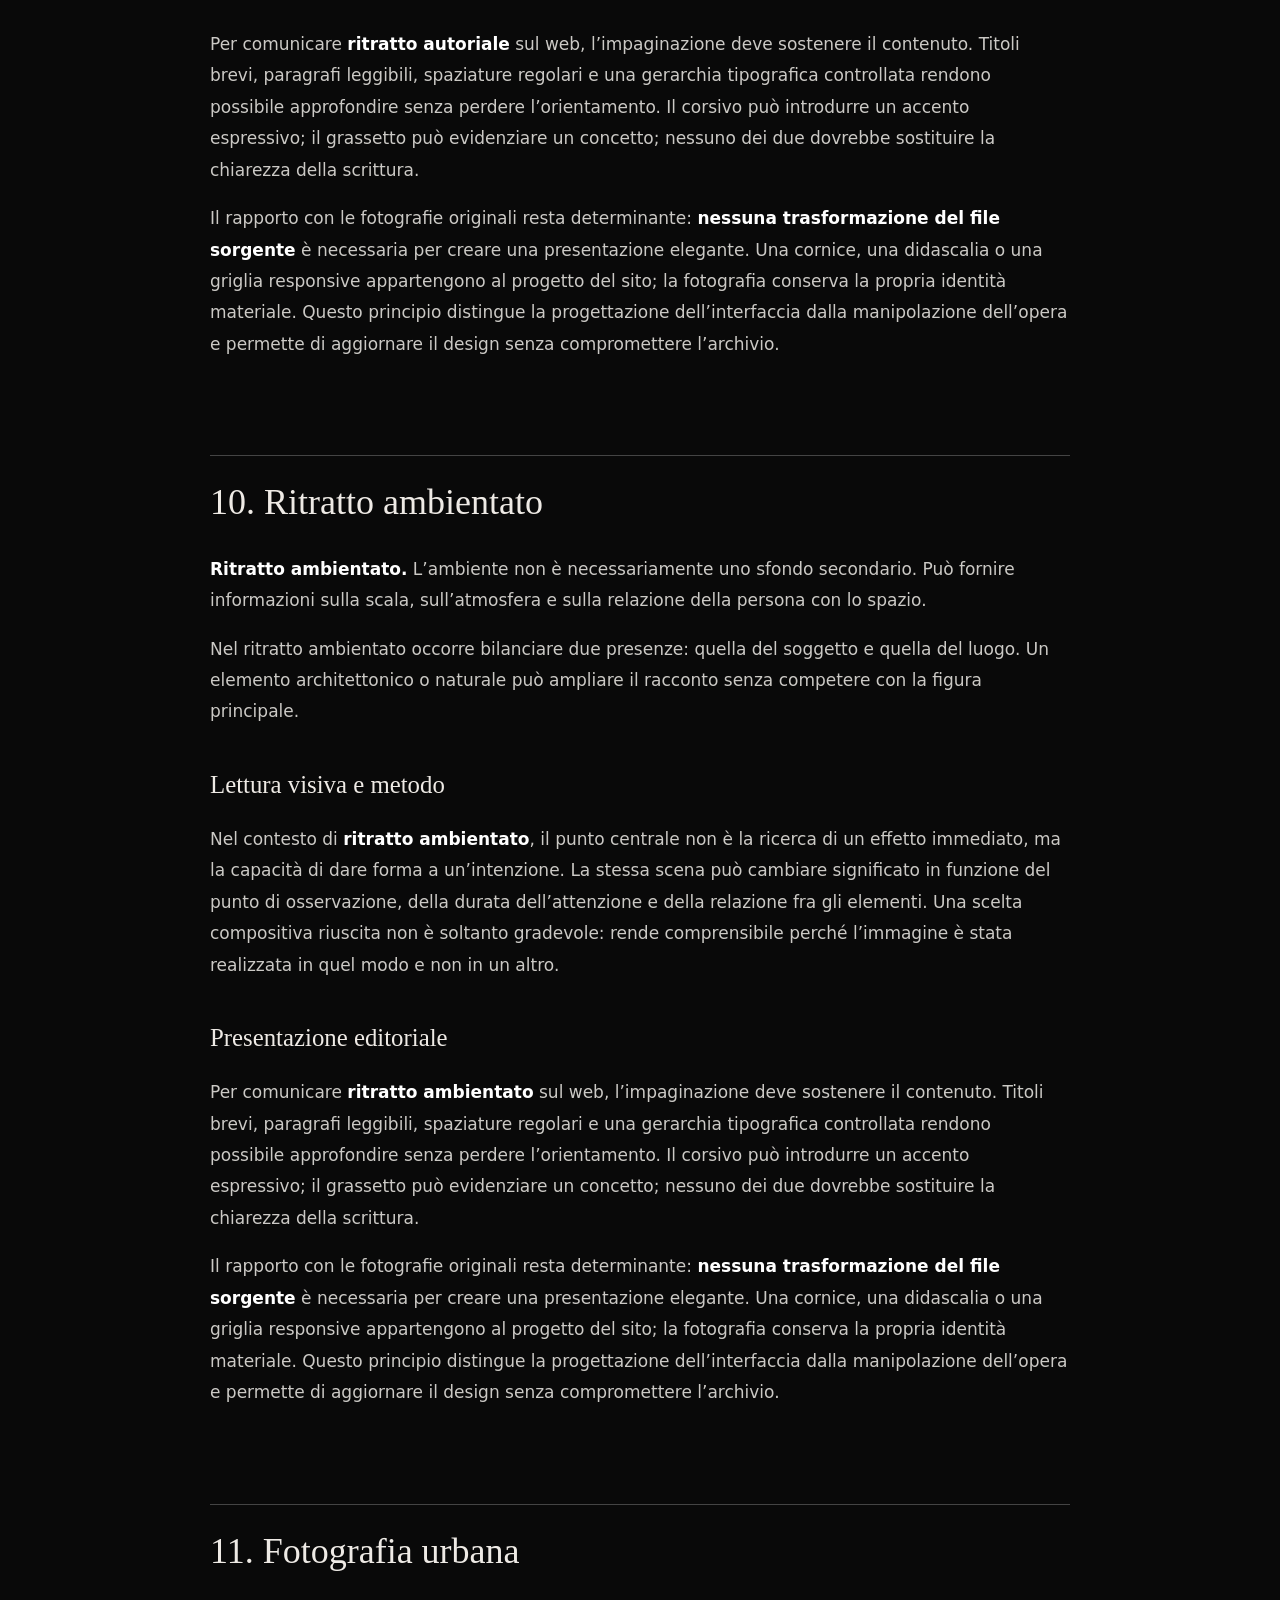
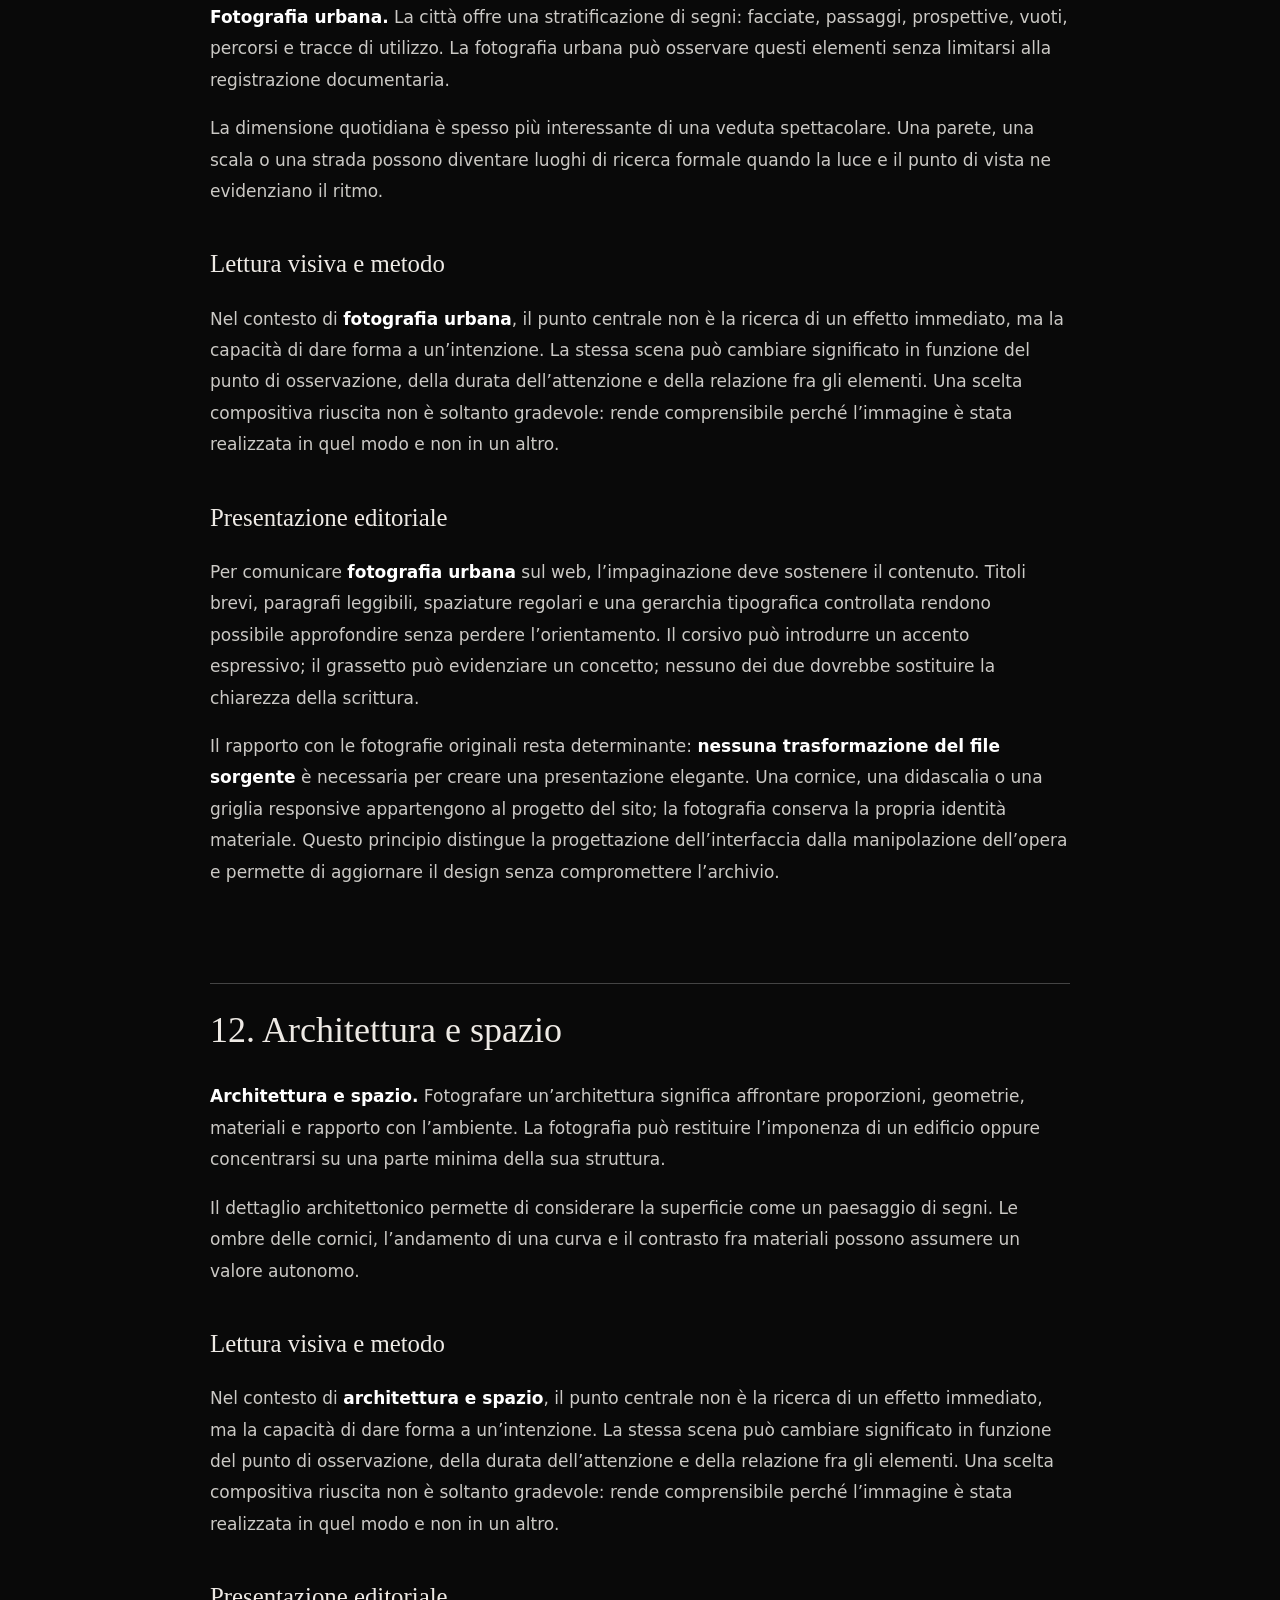
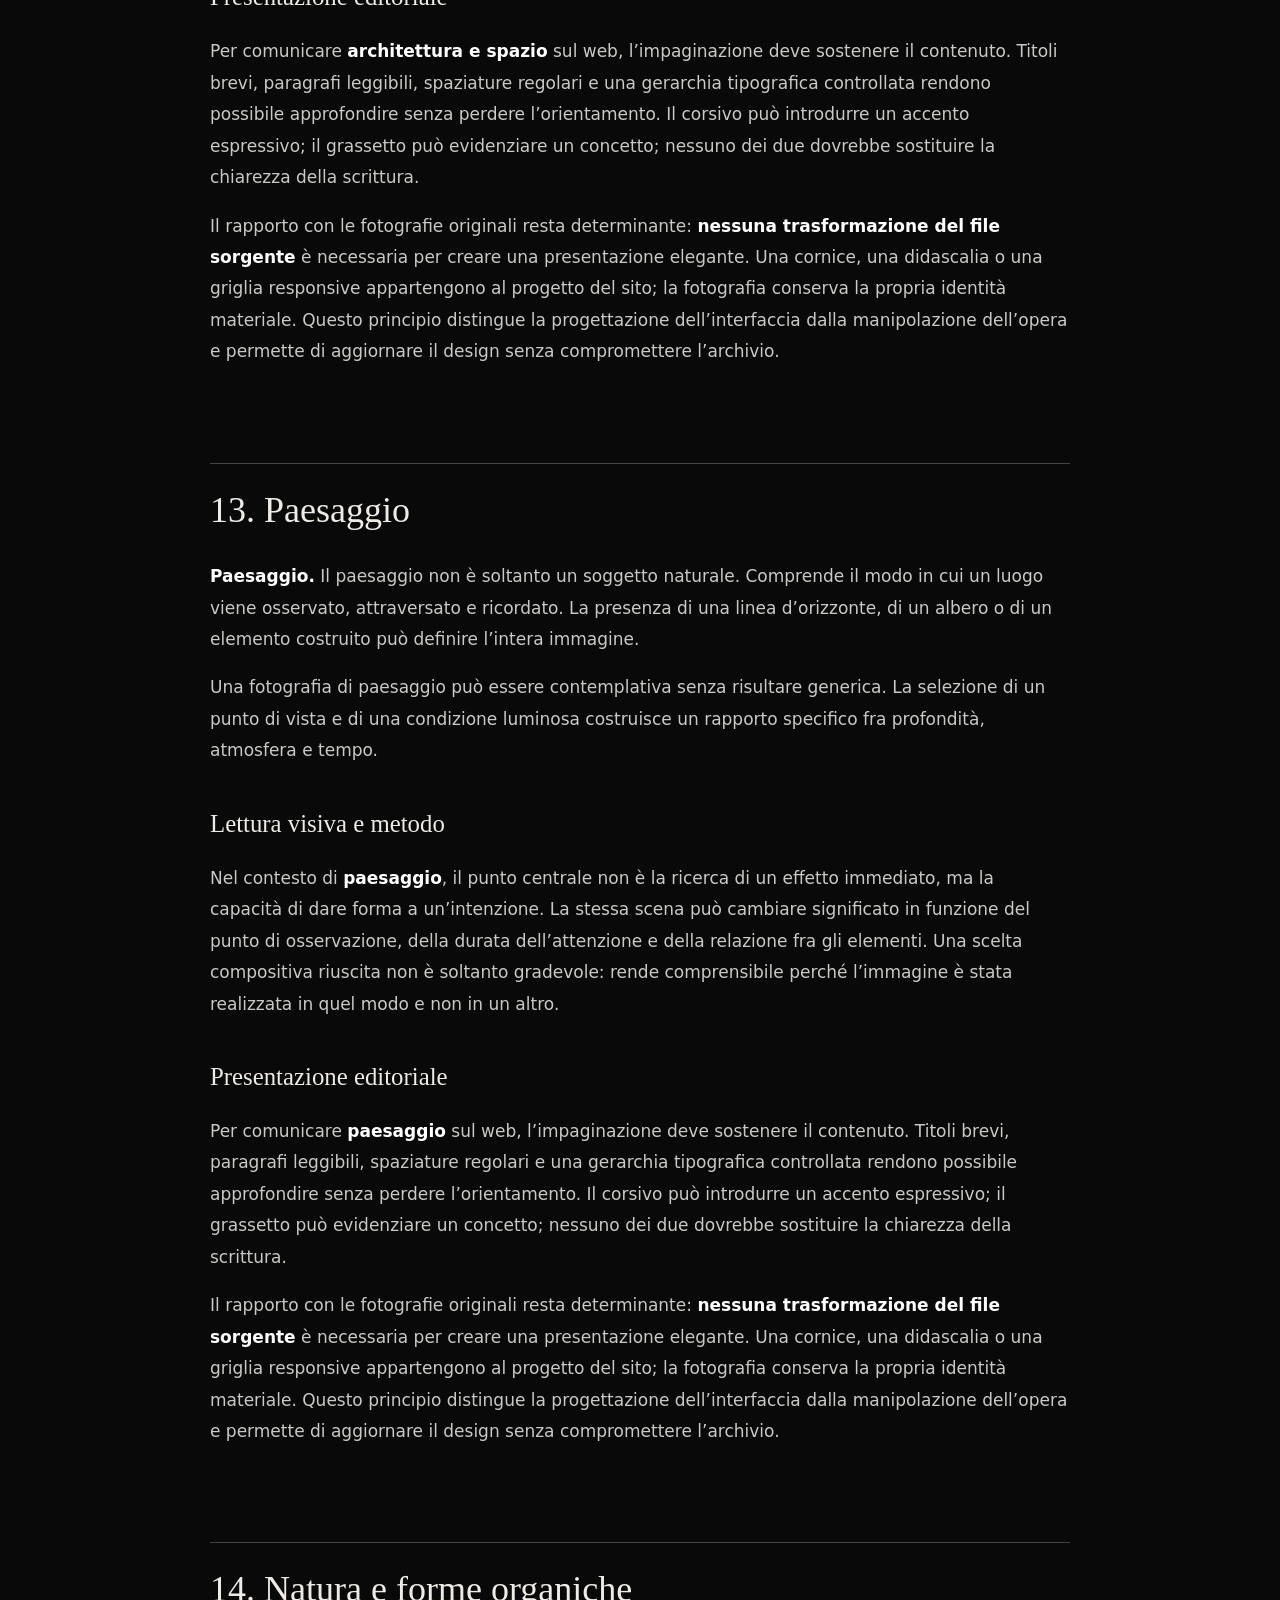
<file: biografia.html>
<!doctype html><html lang="it"><head><meta charset="utf-8"><meta name="viewport" content="width=device-width,initial-scale=1"><meta name="theme-color" content="#090909"><title>Biografia estesa — Salvatore Sinatra</title><meta name="description" content="Biografia estesa di Salvatore Sinatra: fotografia, arti visive, identità e ricerca in bianco e nero."><link rel="canonical" href="https://www.salvatoresinatraphotography.it/biografia.html"><style>:root{color-scheme:dark}*{box-sizing:border-box}html{scroll-behavior:smooth}body{margin:0;background:#090909;color:#eeeae5;font:17px/1.85 system-ui,-apple-system,sans-serif}main{width:min(860px,88%);margin:80px auto 140px}h1,h2,h3{font-family:Georgia,serif;font-weight:400;line-height:1.18}h1{font-size:clamp(2.8rem,6vw,5rem)}h2{font-size:2.25rem;margin-top:95px;padding-top:25px;border-top:1px solid #444}h3{font-size:1.55rem;margin-top:42px}p{color:#cbc9c5}strong{color:#fff}em{font-family:Georgia,serif}blockquote{margin:45px 0;padding:5px 30px;border-left:2px solid #ddd;font:italic 1.5rem/1.5 Georgia,serif}blockquote p{color:#f4f2ed}a{color:#fff;text-underline-offset:5px}header{border-bottom:1px solid #333;padding:22px 6%;display:flex;justify-content:space-between;gap:20px;flex-wrap:wrap}header a{text-decoration:none;font-size:.78rem;letter-spacing:.15em;text-transform:uppercase}.intro{color:#aaa}.toc{columns:2;margin:50px 0 80px;padding:30px;border:1px solid #333}.toc a{display:block;margin:5px 0;color:#bbb;text-decoration:none;font-size:.83rem}@media(max-width:600px){.toc{columns:1}main{margin-top:45px}}.skip-link{position:absolute;left:-9999px;top:1rem;z-index:100;background:#f1f0eb;color:#090909;padding:12px 18px;text-decoration:none}.skip-link:focus{left:1rem;top:1rem}</style>  <meta property="og:type" content="website">
  <meta property="og:locale" content="it_IT">
  <meta property="og:site_name" content="Salvatore Sinatra Photography">
  <meta property="og:title" content="Biografia estesa — Salvatore Sinatra">
  <meta property="og:description" content="Biografia estesa di Salvatore Sinatra: fotografia, arti visive, identità e ricerca in bianco e nero.">
  <meta property="og:url" content="https://www.salvatoresinatraphotography.it/biografia.html">
  <meta property="og:image" content="https://www.salvatoresinatraphotography.it/assets/photos/1000022959.webp">
  <meta name="twitter:card" content="summary_large_image">
  <meta name="twitter:title" content="Biografia estesa — Salvatore Sinatra">
  <meta name="twitter:description" content="Biografia estesa di Salvatore Sinatra: fotografia, arti visive, identità e ricerca in bianco e nero.">
  <meta name="twitter:image" content="https://www.salvatoresinatraphotography.it/assets/photos/1000022959.webp">
  <script type="application/ld+json">{"@context":"https://schema.org","@type":"WebPage","name":"Biografia estesa — Salvatore Sinatra","url":"https://www.salvatoresinatraphotography.it/biografia.html","description":"Biografia estesa di Salvatore Sinatra: fotografia, arti visive, identità e ricerca in bianco e nero.","inLanguage":"it-IT","isPartOf":{"@type":"WebSite","name":"Salvatore Sinatra Photography","url":"https://www.salvatoresinatraphotography.it/"}}</script>
</head><body><a class="skip-link" href="#main-content">Vai al contenuto</a><header><a href="/">← Salvatore Sinatra</a><a href="/biografia.md">Markdown originale ↗</a></header><main id="main-content"><p class="intro">BIOGRAPHY / LONG FORM / 2026</p><nav class="toc" aria-label="Indice dei capitoli"><a href="#cap-1">01. Identità e profilo</a><a href="#cap-2">02. Origini e geografia personale</a><a href="#cap-3">03. Formazione e interessi</a><a href="#cap-4">04. Fotografia come scelta</a><a href="#cap-5">05. Il bianco e nero</a><a href="#cap-6">06. Luce e ombra</a><a href="#cap-7">07. Composizione e geometria</a><a href="#cap-8">08. Presenza e autenticità</a><a href="#cap-9">09. Ritratto autoriale</a><a href="#cap-10">10. Ritratto ambientato</a><a href="#cap-11">11. Fotografia urbana</a><a href="#cap-12">12. Architettura e spazio</a><a href="#cap-13">13. Paesaggio</a><a href="#cap-14">14. Natura e forme organiche</a><a href="#cap-15">15. Scultura e patrimonio visivo</a><a href="#cap-16">16. Dettaglio e frammento</a><a href="#cap-17">17. Fine art photography</a><a href="#cap-18">18. Fotografia editoriale</a><a href="#cap-19">19. Direzione visiva</a><a href="#cap-20">20. Design minimale</a><a href="#cap-21">21. Fotografia e web</a><a href="#cap-22">22. Integrità dei file fotografici</a><a href="#cap-23">23. Selezione e sequenza</a><a href="#cap-24">24. Didascalie e contesto</a><a href="#cap-25">25. Etica del ritratto</a><a href="#cap-26">26. Psicologia della percezione</a><a href="#cap-27">27. Attenzione e memoria</a><a href="#cap-28">28. Tecnologia e creatività</a><a href="#cap-29">29. Archiviazione e attribuzione</a><a href="#cap-30">30. Collaborazioni professionali</a><a href="#cap-31">31. Comunicazione e identità digitale</a><a href="#cap-32">32. Sicilia e osservazione del territorio</a><a href="#cap-33">33. Tra continuità e cambiamento</a><a href="#cap-34">34. Il rapporto con il pubblico</a><a href="#cap-35">35. La funzione della biografia</a><a href="#cap-36">36. Uno sguardo in evoluzione</a></nav><h1>Salvatore Sinatra — Biografia, identità e ricerca visiva</h1>
<p><em>Fotografo freelance · Artista visivo · Fine Art &amp; Editorial Photography · Caltagirone, Sicilia</em></p>
<blockquote>
<p><strong>«Non cerco immagini perfette: cerco immagini con presenza. Ogni fotografia è una scelta.»</strong></p>
</blockquote>
<p>Questa biografia estesa presenta l’identità fotografica e artistica di <strong>Salvatore Sinatra</strong> e approfondisce il contesto culturale, visivo ed editoriale della sua attività. I riferimenti alla pratica fotografica sono interpretazioni e descrizioni di ambiti di interesse: <strong>non costituiscono attestazioni di premi, mostre, incarichi o qualifiche non documentati</strong>. Gli studi in psicologia sono in corso.</p>
<p>La pagina è organizzata per temi, per consentire una lettura selettiva e un approfondimento progressivo. L’attenzione è rivolta al <strong>bianco e nero</strong>, alla fotografia autoriale, alla composizione, al ritratto, all’architettura, al paesaggio e alla comunicazione visiva.</p>
<h2>01. Identità e profilo</h2>
<p><strong>Identità e profilo.</strong> L’identità professionale non coincide con un elenco di etichette. Fotografo freelance, artista visivo e autore di immagini sono definizioni utili, ma acquistano significato solo quando descrivono un modo concreto di osservare, scegliere e presentare il lavoro.</p>
<p>La presentazione di Salvatore Sinatra si colloca all’incrocio fra fotografia d’autore, ricerca visiva e comunicazione editoriale. La fotografia non è trattata soltanto come prodotto finale: è anche un processo di attenzione, costruzione del significato e responsabilità nei confronti del soggetto rappresentato.</p>
<h3>Lettura visiva e metodo</h3>
<p>Nel contesto di <strong>identità e profilo</strong>, il punto centrale non è la ricerca di un effetto immediato, ma la capacità di dare forma a un’intenzione. La stessa scena può cambiare significato in funzione del punto di osservazione, della durata dell’attenzione e della relazione fra gli elementi. Una scelta compositiva riuscita non è soltanto gradevole: rende comprensibile perché l’immagine è stata realizzata in quel modo e non in un altro.</p>
<h3>Presentazione editoriale</h3>
<p>Per comunicare <strong>identità e profilo</strong> sul web, l’impaginazione deve sostenere il contenuto. Titoli brevi, paragrafi leggibili, spaziature regolari e una gerarchia tipografica controllata rendono possibile approfondire senza perdere l’orientamento. Il corsivo può introdurre un accento espressivo; il grassetto può evidenziare un concetto; nessuno dei due dovrebbe sostituire la chiarezza della scrittura.</p>
<p>Il rapporto con le fotografie originali resta determinante: <strong>nessuna trasformazione del file sorgente</strong> è necessaria per creare una presentazione elegante. Una cornice, una didascalia o una griglia responsive appartengono al progetto del sito; la fotografia conserva la propria identità materiale. Questo principio distingue la progettazione dell’interfaccia dalla manipolazione dell’opera e permette di aggiornare il design senza compromettere l’archivio.</p>
<h2>02. Origini e geografia personale</h2>
<p><strong>Origini e geografia personale.</strong> Caltagirone, in Sicilia, è il riferimento territoriale della sua attività. L’ambiente urbano, il patrimonio architettonico, la luce mediterranea e il rapporto fra spazi abitati e paesaggio offrono un contesto di osservazione che può attraversare registri diversi.</p>
<p>Parlare di un luogo non significa trasformarlo in un cliché. Una fotografia può suggerire appartenenza senza ridursi alla cartolina; può mostrare un dettaglio invece di un panorama, un’ombra invece di una veduta celebrativa, un frammento di architettura invece di una descrizione esaustiva.</p>
<h3>Lettura visiva e metodo</h3>
<p>Nel contesto di <strong>origini e geografia personale</strong>, il punto centrale non è la ricerca di un effetto immediato, ma la capacità di dare forma a un’intenzione. La stessa scena può cambiare significato in funzione del punto di osservazione, della durata dell’attenzione e della relazione fra gli elementi. Una scelta compositiva riuscita non è soltanto gradevole: rende comprensibile perché l’immagine è stata realizzata in quel modo e non in un altro.</p>
<h3>Presentazione editoriale</h3>
<p>Per comunicare <strong>origini e geografia personale</strong> sul web, l’impaginazione deve sostenere il contenuto. Titoli brevi, paragrafi leggibili, spaziature regolari e una gerarchia tipografica controllata rendono possibile approfondire senza perdere l’orientamento. Il corsivo può introdurre un accento espressivo; il grassetto può evidenziare un concetto; nessuno dei due dovrebbe sostituire la chiarezza della scrittura.</p>
<p>Il rapporto con le fotografie originali resta determinante: <strong>nessuna trasformazione del file sorgente</strong> è necessaria per creare una presentazione elegante. Una cornice, una didascalia o una griglia responsive appartengono al progetto del sito; la fotografia conserva la propria identità materiale. Questo principio distingue la progettazione dell’interfaccia dalla manipolazione dell’opera e permette di aggiornare il design senza compromettere l’archivio.</p>
<h2>03. Formazione e interessi</h2>
<p><strong>Formazione e interessi.</strong> La formazione artistica e l’interesse per la psicologia, la percezione e le neuroscienze costituiscono riferimenti culturali importanti. Gli studi universitari in ambito psicologico sono in corso e non vengono presentati come una laurea già conseguita.</p>
<p>L’interesse per il funzionamento dell’attenzione, della memoria e della percezione non va confuso con l’attribuzione di risultati scientifici personali. Offre piuttosto un vocabolario di domande: come si organizza uno sguardo, che cosa emerge da un contrasto, perché alcuni dettagli diventano memorabili.</p>
<h3>Lettura visiva e metodo</h3>
<p>Nel contesto di <strong>formazione e interessi</strong>, il punto centrale non è la ricerca di un effetto immediato, ma la capacità di dare forma a un’intenzione. La stessa scena può cambiare significato in funzione del punto di osservazione, della durata dell’attenzione e della relazione fra gli elementi. Una scelta compositiva riuscita non è soltanto gradevole: rende comprensibile perché l’immagine è stata realizzata in quel modo e non in un altro.</p>
<h3>Presentazione editoriale</h3>
<p>Per comunicare <strong>formazione e interessi</strong> sul web, l’impaginazione deve sostenere il contenuto. Titoli brevi, paragrafi leggibili, spaziature regolari e una gerarchia tipografica controllata rendono possibile approfondire senza perdere l’orientamento. Il corsivo può introdurre un accento espressivo; il grassetto può evidenziare un concetto; nessuno dei due dovrebbe sostituire la chiarezza della scrittura.</p>
<p>Il rapporto con le fotografie originali resta determinante: <strong>nessuna trasformazione del file sorgente</strong> è necessaria per creare una presentazione elegante. Una cornice, una didascalia o una griglia responsive appartengono al progetto del sito; la fotografia conserva la propria identità materiale. Questo principio distingue la progettazione dell’interfaccia dalla manipolazione dell’opera e permette di aggiornare il design senza compromettere l’archivio.</p>
<h2>04. Fotografia come scelta</h2>
<p><strong>Fotografia come scelta.</strong> Ogni inquadratura esclude qualcosa. Scegliere un margine, una distanza o un momento significa attribuire importanza a una relazione fra elementi. In questa prospettiva, la fotografia non è mai un inventario neutrale di ciò che si trova davanti all’obiettivo.</p>
<p>La ricerca di un’immagine convincente passa attraverso decisioni visibili e invisibili: aspettare che la luce cambi, rinunciare a uno scatto, avvicinarsi, arretrare, mantenere uno spazio vuoto. Anche il silenzio di un’immagine può diventare una forma di racconto.</p>
<h3>Lettura visiva e metodo</h3>
<p>Nel contesto di <strong>fotografia come scelta</strong>, il punto centrale non è la ricerca di un effetto immediato, ma la capacità di dare forma a un’intenzione. La stessa scena può cambiare significato in funzione del punto di osservazione, della durata dell’attenzione e della relazione fra gli elementi. Una scelta compositiva riuscita non è soltanto gradevole: rende comprensibile perché l’immagine è stata realizzata in quel modo e non in un altro.</p>
<h3>Presentazione editoriale</h3>
<p>Per comunicare <strong>fotografia come scelta</strong> sul web, l’impaginazione deve sostenere il contenuto. Titoli brevi, paragrafi leggibili, spaziature regolari e una gerarchia tipografica controllata rendono possibile approfondire senza perdere l’orientamento. Il corsivo può introdurre un accento espressivo; il grassetto può evidenziare un concetto; nessuno dei due dovrebbe sostituire la chiarezza della scrittura.</p>
<p>Il rapporto con le fotografie originali resta determinante: <strong>nessuna trasformazione del file sorgente</strong> è necessaria per creare una presentazione elegante. Una cornice, una didascalia o una griglia responsive appartengono al progetto del sito; la fotografia conserva la propria identità materiale. Questo principio distingue la progettazione dell’interfaccia dalla manipolazione dell’opera e permette di aggiornare il design senza compromettere l’archivio.</p>
<h2>05. Il bianco e nero</h2>
<p><strong>Il bianco e nero.</strong> Il linguaggio monocromatico occupa una posizione privilegiata nella sua sensibilità visiva. Ridurre l’informazione cromatica può rendere più evidenti le geometrie, le gradazioni luminose, le superfici e i rapporti fra figura e sfondo.</p>
<p>Il bianco e nero non garantisce di per sé intensità o qualità artistica. Funziona quando è una decisione coerente con il soggetto, con la luce e con la finalità dell’immagine. La scala dei grigi richiede precisione, non semplicemente assenza di colore.</p>
<h3>Lettura visiva e metodo</h3>
<p>Nel contesto di <strong>il bianco e nero</strong>, il punto centrale non è la ricerca di un effetto immediato, ma la capacità di dare forma a un’intenzione. La stessa scena può cambiare significato in funzione del punto di osservazione, della durata dell’attenzione e della relazione fra gli elementi. Una scelta compositiva riuscita non è soltanto gradevole: rende comprensibile perché l’immagine è stata realizzata in quel modo e non in un altro.</p>
<h3>Presentazione editoriale</h3>
<p>Per comunicare <strong>il bianco e nero</strong> sul web, l’impaginazione deve sostenere il contenuto. Titoli brevi, paragrafi leggibili, spaziature regolari e una gerarchia tipografica controllata rendono possibile approfondire senza perdere l’orientamento. Il corsivo può introdurre un accento espressivo; il grassetto può evidenziare un concetto; nessuno dei due dovrebbe sostituire la chiarezza della scrittura.</p>
<p>Il rapporto con le fotografie originali resta determinante: <strong>nessuna trasformazione del file sorgente</strong> è necessaria per creare una presentazione elegante. Una cornice, una didascalia o una griglia responsive appartengono al progetto del sito; la fotografia conserva la propria identità materiale. Questo principio distingue la progettazione dell’interfaccia dalla manipolazione dell’opera e permette di aggiornare il design senza compromettere l’archivio.</p>
<h2>06. Luce e ombra</h2>
<p><strong>Luce e ombra.</strong> La luce rende visibile una forma, ma ne modifica anche la lettura emotiva. Un’illuminazione diffusa può lasciare spazio alle sfumature; un contrasto deciso può evidenziare la struttura e separare i piani.</p>
<p>L’ombra non è soltanto ciò che manca alla luce. Può delimitare un volume, introdurre un intervallo, proteggere una parte della scena o indirizzare l’attenzione verso un dettaglio. La relazione fra zone chiare e scure diventa parte della composizione.</p>
<h3>Lettura visiva e metodo</h3>
<p>Nel contesto di <strong>luce e ombra</strong>, il punto centrale non è la ricerca di un effetto immediato, ma la capacità di dare forma a un’intenzione. La stessa scena può cambiare significato in funzione del punto di osservazione, della durata dell’attenzione e della relazione fra gli elementi. Una scelta compositiva riuscita non è soltanto gradevole: rende comprensibile perché l’immagine è stata realizzata in quel modo e non in un altro.</p>
<h3>Presentazione editoriale</h3>
<p>Per comunicare <strong>luce e ombra</strong> sul web, l’impaginazione deve sostenere il contenuto. Titoli brevi, paragrafi leggibili, spaziature regolari e una gerarchia tipografica controllata rendono possibile approfondire senza perdere l’orientamento. Il corsivo può introdurre un accento espressivo; il grassetto può evidenziare un concetto; nessuno dei due dovrebbe sostituire la chiarezza della scrittura.</p>
<p>Il rapporto con le fotografie originali resta determinante: <strong>nessuna trasformazione del file sorgente</strong> è necessaria per creare una presentazione elegante. Una cornice, una didascalia o una griglia responsive appartengono al progetto del sito; la fotografia conserva la propria identità materiale. Questo principio distingue la progettazione dell’interfaccia dalla manipolazione dell’opera e permette di aggiornare il design senza compromettere l’archivio.</p>
<h2>07. Composizione e geometria</h2>
<p><strong>Composizione e geometria.</strong> Linee, superfici, ripetizioni e discontinuità organizzano la fotografia. Nella città e nell’architettura queste strutture sono spesso già presenti, ma l’inquadratura decide come farle dialogare.</p>
<p>La composizione non si riduce all’applicazione di una regola. Simmetria e asimmetria, equilibrio e tensione, centro e margine sono strumenti che possono essere usati o contraddetti secondo il contenuto della scena.</p>
<h3>Lettura visiva e metodo</h3>
<p>Nel contesto di <strong>composizione e geometria</strong>, il punto centrale non è la ricerca di un effetto immediato, ma la capacità di dare forma a un’intenzione. La stessa scena può cambiare significato in funzione del punto di osservazione, della durata dell’attenzione e della relazione fra gli elementi. Una scelta compositiva riuscita non è soltanto gradevole: rende comprensibile perché l’immagine è stata realizzata in quel modo e non in un altro.</p>
<h3>Presentazione editoriale</h3>
<p>Per comunicare <strong>composizione e geometria</strong> sul web, l’impaginazione deve sostenere il contenuto. Titoli brevi, paragrafi leggibili, spaziature regolari e una gerarchia tipografica controllata rendono possibile approfondire senza perdere l’orientamento. Il corsivo può introdurre un accento espressivo; il grassetto può evidenziare un concetto; nessuno dei due dovrebbe sostituire la chiarezza della scrittura.</p>
<p>Il rapporto con le fotografie originali resta determinante: <strong>nessuna trasformazione del file sorgente</strong> è necessaria per creare una presentazione elegante. Una cornice, una didascalia o una griglia responsive appartengono al progetto del sito; la fotografia conserva la propria identità materiale. Questo principio distingue la progettazione dell’interfaccia dalla manipolazione dell’opera e permette di aggiornare il design senza compromettere l’archivio.</p>
<h2>08. Presenza e autenticità</h2>
<p><strong>Presenza e autenticità.</strong> La frase «Non cerco immagini perfette: cerco immagini con presenza. Ogni fotografia è una scelta» sintetizza un orientamento dichiarato: privilegiare l’efficacia e l’identità dell’immagine rispetto a un ideale astratto di perfezione.</p>
<p>La presenza non si misura in pixel o in un effetto estetico. Può emergere da un gesto, da un’espressione, da un rapporto fra il soggetto e l’ambiente, oppure dalla capacità dell’immagine di trattenere l’attenzione senza spiegare tutto.</p>
<h3>Lettura visiva e metodo</h3>
<p>Nel contesto di <strong>presenza e autenticità</strong>, il punto centrale non è la ricerca di un effetto immediato, ma la capacità di dare forma a un’intenzione. La stessa scena può cambiare significato in funzione del punto di osservazione, della durata dell’attenzione e della relazione fra gli elementi. Una scelta compositiva riuscita non è soltanto gradevole: rende comprensibile perché l’immagine è stata realizzata in quel modo e non in un altro.</p>
<h3>Presentazione editoriale</h3>
<p>Per comunicare <strong>presenza e autenticità</strong> sul web, l’impaginazione deve sostenere il contenuto. Titoli brevi, paragrafi leggibili, spaziature regolari e una gerarchia tipografica controllata rendono possibile approfondire senza perdere l’orientamento. Il corsivo può introdurre un accento espressivo; il grassetto può evidenziare un concetto; nessuno dei due dovrebbe sostituire la chiarezza della scrittura.</p>
<p>Il rapporto con le fotografie originali resta determinante: <strong>nessuna trasformazione del file sorgente</strong> è necessaria per creare una presentazione elegante. Una cornice, una didascalia o una griglia responsive appartengono al progetto del sito; la fotografia conserva la propria identità materiale. Questo principio distingue la progettazione dell’interfaccia dalla manipolazione dell’opera e permette di aggiornare il design senza compromettere l’archivio.</p>
<h2>09. Ritratto autoriale</h2>
<p><strong>Ritratto autoriale.</strong> Il ritratto mette in relazione la persona fotografata, lo sguardo del fotografo e il contesto. La scelta della distanza, dell’illuminazione e dell’ambiente influenza il modo in cui il soggetto appare.</p>
<p>Un ritratto rispettoso non cerca di esaurire l’identità di una persona in una singola immagine. Può suggerire un carattere o un’atmosfera, ma deve riconoscere la complessità del soggetto e la differenza fra rappresentazione e realtà.</p>
<h3>Lettura visiva e metodo</h3>
<p>Nel contesto di <strong>ritratto autoriale</strong>, il punto centrale non è la ricerca di un effetto immediato, ma la capacità di dare forma a un’intenzione. La stessa scena può cambiare significato in funzione del punto di osservazione, della durata dell’attenzione e della relazione fra gli elementi. Una scelta compositiva riuscita non è soltanto gradevole: rende comprensibile perché l’immagine è stata realizzata in quel modo e non in un altro.</p>
<h3>Presentazione editoriale</h3>
<p>Per comunicare <strong>ritratto autoriale</strong> sul web, l’impaginazione deve sostenere il contenuto. Titoli brevi, paragrafi leggibili, spaziature regolari e una gerarchia tipografica controllata rendono possibile approfondire senza perdere l’orientamento. Il corsivo può introdurre un accento espressivo; il grassetto può evidenziare un concetto; nessuno dei due dovrebbe sostituire la chiarezza della scrittura.</p>
<p>Il rapporto con le fotografie originali resta determinante: <strong>nessuna trasformazione del file sorgente</strong> è necessaria per creare una presentazione elegante. Una cornice, una didascalia o una griglia responsive appartengono al progetto del sito; la fotografia conserva la propria identità materiale. Questo principio distingue la progettazione dell’interfaccia dalla manipolazione dell’opera e permette di aggiornare il design senza compromettere l’archivio.</p>
<h2>10. Ritratto ambientato</h2>
<p><strong>Ritratto ambientato.</strong> L’ambiente non è necessariamente uno sfondo secondario. Può fornire informazioni sulla scala, sull’atmosfera e sulla relazione della persona con lo spazio.</p>
<p>Nel ritratto ambientato occorre bilanciare due presenze: quella del soggetto e quella del luogo. Un elemento architettonico o naturale può ampliare il racconto senza competere con la figura principale.</p>
<h3>Lettura visiva e metodo</h3>
<p>Nel contesto di <strong>ritratto ambientato</strong>, il punto centrale non è la ricerca di un effetto immediato, ma la capacità di dare forma a un’intenzione. La stessa scena può cambiare significato in funzione del punto di osservazione, della durata dell’attenzione e della relazione fra gli elementi. Una scelta compositiva riuscita non è soltanto gradevole: rende comprensibile perché l’immagine è stata realizzata in quel modo e non in un altro.</p>
<h3>Presentazione editoriale</h3>
<p>Per comunicare <strong>ritratto ambientato</strong> sul web, l’impaginazione deve sostenere il contenuto. Titoli brevi, paragrafi leggibili, spaziature regolari e una gerarchia tipografica controllata rendono possibile approfondire senza perdere l’orientamento. Il corsivo può introdurre un accento espressivo; il grassetto può evidenziare un concetto; nessuno dei due dovrebbe sostituire la chiarezza della scrittura.</p>
<p>Il rapporto con le fotografie originali resta determinante: <strong>nessuna trasformazione del file sorgente</strong> è necessaria per creare una presentazione elegante. Una cornice, una didascalia o una griglia responsive appartengono al progetto del sito; la fotografia conserva la propria identità materiale. Questo principio distingue la progettazione dell’interfaccia dalla manipolazione dell’opera e permette di aggiornare il design senza compromettere l’archivio.</p>
<h2>11. Fotografia urbana</h2>
<p><strong>Fotografia urbana.</strong> La città offre una stratificazione di segni: facciate, passaggi, prospettive, vuoti, percorsi e tracce di utilizzo. La fotografia urbana può osservare questi elementi senza limitarsi alla registrazione documentaria.</p>
<p>La dimensione quotidiana è spesso più interessante di una veduta spettacolare. Una parete, una scala o una strada possono diventare luoghi di ricerca formale quando la luce e il punto di vista ne evidenziano il ritmo.</p>
<h3>Lettura visiva e metodo</h3>
<p>Nel contesto di <strong>fotografia urbana</strong>, il punto centrale non è la ricerca di un effetto immediato, ma la capacità di dare forma a un’intenzione. La stessa scena può cambiare significato in funzione del punto di osservazione, della durata dell’attenzione e della relazione fra gli elementi. Una scelta compositiva riuscita non è soltanto gradevole: rende comprensibile perché l’immagine è stata realizzata in quel modo e non in un altro.</p>
<h3>Presentazione editoriale</h3>
<p>Per comunicare <strong>fotografia urbana</strong> sul web, l’impaginazione deve sostenere il contenuto. Titoli brevi, paragrafi leggibili, spaziature regolari e una gerarchia tipografica controllata rendono possibile approfondire senza perdere l’orientamento. Il corsivo può introdurre un accento espressivo; il grassetto può evidenziare un concetto; nessuno dei due dovrebbe sostituire la chiarezza della scrittura.</p>
<p>Il rapporto con le fotografie originali resta determinante: <strong>nessuna trasformazione del file sorgente</strong> è necessaria per creare una presentazione elegante. Una cornice, una didascalia o una griglia responsive appartengono al progetto del sito; la fotografia conserva la propria identità materiale. Questo principio distingue la progettazione dell’interfaccia dalla manipolazione dell’opera e permette di aggiornare il design senza compromettere l’archivio.</p>
<h2>12. Architettura e spazio</h2>
<p><strong>Architettura e spazio.</strong> Fotografare un’architettura significa affrontare proporzioni, geometrie, materiali e rapporto con l’ambiente. La fotografia può restituire l’imponenza di un edificio oppure concentrarsi su una parte minima della sua struttura.</p>
<p>Il dettaglio architettonico permette di considerare la superficie come un paesaggio di segni. Le ombre delle cornici, l’andamento di una curva e il contrasto fra materiali possono assumere un valore autonomo.</p>
<h3>Lettura visiva e metodo</h3>
<p>Nel contesto di <strong>architettura e spazio</strong>, il punto centrale non è la ricerca di un effetto immediato, ma la capacità di dare forma a un’intenzione. La stessa scena può cambiare significato in funzione del punto di osservazione, della durata dell’attenzione e della relazione fra gli elementi. Una scelta compositiva riuscita non è soltanto gradevole: rende comprensibile perché l’immagine è stata realizzata in quel modo e non in un altro.</p>
<h3>Presentazione editoriale</h3>
<p>Per comunicare <strong>architettura e spazio</strong> sul web, l’impaginazione deve sostenere il contenuto. Titoli brevi, paragrafi leggibili, spaziature regolari e una gerarchia tipografica controllata rendono possibile approfondire senza perdere l’orientamento. Il corsivo può introdurre un accento espressivo; il grassetto può evidenziare un concetto; nessuno dei due dovrebbe sostituire la chiarezza della scrittura.</p>
<p>Il rapporto con le fotografie originali resta determinante: <strong>nessuna trasformazione del file sorgente</strong> è necessaria per creare una presentazione elegante. Una cornice, una didascalia o una griglia responsive appartengono al progetto del sito; la fotografia conserva la propria identità materiale. Questo principio distingue la progettazione dell’interfaccia dalla manipolazione dell’opera e permette di aggiornare il design senza compromettere l’archivio.</p>
<h2>13. Paesaggio</h2>
<p><strong>Paesaggio.</strong> Il paesaggio non è soltanto un soggetto naturale. Comprende il modo in cui un luogo viene osservato, attraversato e ricordato. La presenza di una linea d’orizzonte, di un albero o di un elemento costruito può definire l’intera immagine.</p>
<p>Una fotografia di paesaggio può essere contemplativa senza risultare generica. La selezione di un punto di vista e di una condizione luminosa costruisce un rapporto specifico fra profondità, atmosfera e tempo.</p>
<h3>Lettura visiva e metodo</h3>
<p>Nel contesto di <strong>paesaggio</strong>, il punto centrale non è la ricerca di un effetto immediato, ma la capacità di dare forma a un’intenzione. La stessa scena può cambiare significato in funzione del punto di osservazione, della durata dell’attenzione e della relazione fra gli elementi. Una scelta compositiva riuscita non è soltanto gradevole: rende comprensibile perché l’immagine è stata realizzata in quel modo e non in un altro.</p>
<h3>Presentazione editoriale</h3>
<p>Per comunicare <strong>paesaggio</strong> sul web, l’impaginazione deve sostenere il contenuto. Titoli brevi, paragrafi leggibili, spaziature regolari e una gerarchia tipografica controllata rendono possibile approfondire senza perdere l’orientamento. Il corsivo può introdurre un accento espressivo; il grassetto può evidenziare un concetto; nessuno dei due dovrebbe sostituire la chiarezza della scrittura.</p>
<p>Il rapporto con le fotografie originali resta determinante: <strong>nessuna trasformazione del file sorgente</strong> è necessaria per creare una presentazione elegante. Una cornice, una didascalia o una griglia responsive appartengono al progetto del sito; la fotografia conserva la propria identità materiale. Questo principio distingue la progettazione dell’interfaccia dalla manipolazione dell’opera e permette di aggiornare il design senza compromettere l’archivio.</p>
<h2>14. Natura e forme organiche</h2>
<p><strong>Natura e forme organiche.</strong> Le forme naturali offrono strutture che cambiano con la scala di osservazione. Foglie, rami, superfici e movimenti possono essere studiati come elementi compositivi, oltre che come soggetti riconoscibili.</p>
<p>L’attenzione al particolare favorisce una fotografia capace di isolare texture e ritmi. L’immagine non deve necessariamente descrivere un ambiente intero: può bastare una relazione fra poche forme.</p>
<h3>Lettura visiva e metodo</h3>
<p>Nel contesto di <strong>natura e forme organiche</strong>, il punto centrale non è la ricerca di un effetto immediato, ma la capacità di dare forma a un’intenzione. La stessa scena può cambiare significato in funzione del punto di osservazione, della durata dell’attenzione e della relazione fra gli elementi. Una scelta compositiva riuscita non è soltanto gradevole: rende comprensibile perché l’immagine è stata realizzata in quel modo e non in un altro.</p>
<h3>Presentazione editoriale</h3>
<p>Per comunicare <strong>natura e forme organiche</strong> sul web, l’impaginazione deve sostenere il contenuto. Titoli brevi, paragrafi leggibili, spaziature regolari e una gerarchia tipografica controllata rendono possibile approfondire senza perdere l’orientamento. Il corsivo può introdurre un accento espressivo; il grassetto può evidenziare un concetto; nessuno dei due dovrebbe sostituire la chiarezza della scrittura.</p>
<p>Il rapporto con le fotografie originali resta determinante: <strong>nessuna trasformazione del file sorgente</strong> è necessaria per creare una presentazione elegante. Una cornice, una didascalia o una griglia responsive appartengono al progetto del sito; la fotografia conserva la propria identità materiale. Questo principio distingue la progettazione dell’interfaccia dalla manipolazione dell’opera e permette di aggiornare il design senza compromettere l’archivio.</p>
<h2>15. Scultura e patrimonio visivo</h2>
<p><strong>Scultura e patrimonio visivo.</strong> La scultura introduce una relazione complessa fra materia, volume e luce. Fotografarla significa tradurre in due dimensioni un oggetto concepito per essere osservato nello spazio.</p>
<p>Un’inquadratura ravvicinata può sottolineare un gesto, un volto scolpito o la qualità di una superficie. Una veduta più ampia può invece restituire il rapporto fra opera, architettura e contesto. Nessuna delle due scelte è neutrale.</p>
<h3>Lettura visiva e metodo</h3>
<p>Nel contesto di <strong>scultura e patrimonio visivo</strong>, il punto centrale non è la ricerca di un effetto immediato, ma la capacità di dare forma a un’intenzione. La stessa scena può cambiare significato in funzione del punto di osservazione, della durata dell’attenzione e della relazione fra gli elementi. Una scelta compositiva riuscita non è soltanto gradevole: rende comprensibile perché l’immagine è stata realizzata in quel modo e non in un altro.</p>
<h3>Presentazione editoriale</h3>
<p>Per comunicare <strong>scultura e patrimonio visivo</strong> sul web, l’impaginazione deve sostenere il contenuto. Titoli brevi, paragrafi leggibili, spaziature regolari e una gerarchia tipografica controllata rendono possibile approfondire senza perdere l’orientamento. Il corsivo può introdurre un accento espressivo; il grassetto può evidenziare un concetto; nessuno dei due dovrebbe sostituire la chiarezza della scrittura.</p>
<p>Il rapporto con le fotografie originali resta determinante: <strong>nessuna trasformazione del file sorgente</strong> è necessaria per creare una presentazione elegante. Una cornice, una didascalia o una griglia responsive appartengono al progetto del sito; la fotografia conserva la propria identità materiale. Questo principio distingue la progettazione dell’interfaccia dalla manipolazione dell’opera e permette di aggiornare il design senza compromettere l’archivio.</p>
<h2>16. Dettaglio e frammento</h2>
<p><strong>Dettaglio e frammento.</strong> Il frammento permette di sottrarre il soggetto alla lettura più immediata. Isolare una parte non significa necessariamente nascondere il resto: può essere un invito a osservare diversamente ciò che è familiare.</p>
<p>Il dettaglio diventa efficace quando conserva una propria struttura. Una piega, un riflesso o una linea possono costruire un’immagine completa, pur provenendo da una realtà molto più ampia.</p>
<h3>Lettura visiva e metodo</h3>
<p>Nel contesto di <strong>dettaglio e frammento</strong>, il punto centrale non è la ricerca di un effetto immediato, ma la capacità di dare forma a un’intenzione. La stessa scena può cambiare significato in funzione del punto di osservazione, della durata dell’attenzione e della relazione fra gli elementi. Una scelta compositiva riuscita non è soltanto gradevole: rende comprensibile perché l’immagine è stata realizzata in quel modo e non in un altro.</p>
<h3>Presentazione editoriale</h3>
<p>Per comunicare <strong>dettaglio e frammento</strong> sul web, l’impaginazione deve sostenere il contenuto. Titoli brevi, paragrafi leggibili, spaziature regolari e una gerarchia tipografica controllata rendono possibile approfondire senza perdere l’orientamento. Il corsivo può introdurre un accento espressivo; il grassetto può evidenziare un concetto; nessuno dei due dovrebbe sostituire la chiarezza della scrittura.</p>
<p>Il rapporto con le fotografie originali resta determinante: <strong>nessuna trasformazione del file sorgente</strong> è necessaria per creare una presentazione elegante. Una cornice, una didascalia o una griglia responsive appartengono al progetto del sito; la fotografia conserva la propria identità materiale. Questo principio distingue la progettazione dell’interfaccia dalla manipolazione dell’opera e permette di aggiornare il design senza compromettere l’archivio.</p>
<h2>17. Fine art photography</h2>
<p><strong>Fine art photography.</strong> La fotografia fine art è affrontata come ricerca di una forma visiva coerente e riconoscibile. Non coincide con un filtro, con un formato di stampa o con un’etichetta commerciale.</p>
<p>L’autorialità si manifesta nella continuità delle scelte, nel rapporto fra le immagini e nella capacità di sostenere un’idea visiva. Una singola fotografia può essere forte; una selezione ragionata rende leggibile un orientamento.</p>
<h3>Lettura visiva e metodo</h3>
<p>Nel contesto di <strong>fine art photography</strong>, il punto centrale non è la ricerca di un effetto immediato, ma la capacità di dare forma a un’intenzione. La stessa scena può cambiare significato in funzione del punto di osservazione, della durata dell’attenzione e della relazione fra gli elementi. Una scelta compositiva riuscita non è soltanto gradevole: rende comprensibile perché l’immagine è stata realizzata in quel modo e non in un altro.</p>
<h3>Presentazione editoriale</h3>
<p>Per comunicare <strong>fine art photography</strong> sul web, l’impaginazione deve sostenere il contenuto. Titoli brevi, paragrafi leggibili, spaziature regolari e una gerarchia tipografica controllata rendono possibile approfondire senza perdere l’orientamento. Il corsivo può introdurre un accento espressivo; il grassetto può evidenziare un concetto; nessuno dei due dovrebbe sostituire la chiarezza della scrittura.</p>
<p>Il rapporto con le fotografie originali resta determinante: <strong>nessuna trasformazione del file sorgente</strong> è necessaria per creare una presentazione elegante. Una cornice, una didascalia o una griglia responsive appartengono al progetto del sito; la fotografia conserva la propria identità materiale. Questo principio distingue la progettazione dell’interfaccia dalla manipolazione dell’opera e permette di aggiornare il design senza compromettere l’archivio.</p>
<h2>18. Fotografia editoriale</h2>
<p><strong>Fotografia editoriale.</strong> La fotografia editoriale mette in rapporto immagine, testo, sequenza e destinazione. Il contesto di pubblicazione modifica il modo in cui una fotografia viene interpretata.</p>
<p>Per questo la presentazione sul web non è un contenitore neutro. Dimensioni, margini, titoli, didascalie e ordine di lettura contribuiscono a definire il tono dell’opera e la sua accessibilità.</p>
<h3>Lettura visiva e metodo</h3>
<p>Nel contesto di <strong>fotografia editoriale</strong>, il punto centrale non è la ricerca di un effetto immediato, ma la capacità di dare forma a un’intenzione. La stessa scena può cambiare significato in funzione del punto di osservazione, della durata dell’attenzione e della relazione fra gli elementi. Una scelta compositiva riuscita non è soltanto gradevole: rende comprensibile perché l’immagine è stata realizzata in quel modo e non in un altro.</p>
<h3>Presentazione editoriale</h3>
<p>Per comunicare <strong>fotografia editoriale</strong> sul web, l’impaginazione deve sostenere il contenuto. Titoli brevi, paragrafi leggibili, spaziature regolari e una gerarchia tipografica controllata rendono possibile approfondire senza perdere l’orientamento. Il corsivo può introdurre un accento espressivo; il grassetto può evidenziare un concetto; nessuno dei due dovrebbe sostituire la chiarezza della scrittura.</p>
<p>Il rapporto con le fotografie originali resta determinante: <strong>nessuna trasformazione del file sorgente</strong> è necessaria per creare una presentazione elegante. Una cornice, una didascalia o una griglia responsive appartengono al progetto del sito; la fotografia conserva la propria identità materiale. Questo principio distingue la progettazione dell’interfaccia dalla manipolazione dell’opera e permette di aggiornare il design senza compromettere l’archivio.</p>
<h2>19. Direzione visiva</h2>
<p><strong>Direzione visiva.</strong> La direzione visiva consiste nel coordinare scelte grafiche e fotografiche in un insieme leggibile. Identità, coerenza, gerarchia e ritmo diventano elementi di progetto.</p>
<p>Un sito professionale deve distinguere ciò che è essenziale da ciò che è decorativo. Una buona struttura permette al visitatore di orientarsi e alle fotografie di mantenere il proprio ruolo centrale.</p>
<h3>Lettura visiva e metodo</h3>
<p>Nel contesto di <strong>direzione visiva</strong>, il punto centrale non è la ricerca di un effetto immediato, ma la capacità di dare forma a un’intenzione. La stessa scena può cambiare significato in funzione del punto di osservazione, della durata dell’attenzione e della relazione fra gli elementi. Una scelta compositiva riuscita non è soltanto gradevole: rende comprensibile perché l’immagine è stata realizzata in quel modo e non in un altro.</p>
<h3>Presentazione editoriale</h3>
<p>Per comunicare <strong>direzione visiva</strong> sul web, l’impaginazione deve sostenere il contenuto. Titoli brevi, paragrafi leggibili, spaziature regolari e una gerarchia tipografica controllata rendono possibile approfondire senza perdere l’orientamento. Il corsivo può introdurre un accento espressivo; il grassetto può evidenziare un concetto; nessuno dei due dovrebbe sostituire la chiarezza della scrittura.</p>
<p>Il rapporto con le fotografie originali resta determinante: <strong>nessuna trasformazione del file sorgente</strong> è necessaria per creare una presentazione elegante. Una cornice, una didascalia o una griglia responsive appartengono al progetto del sito; la fotografia conserva la propria identità materiale. Questo principio distingue la progettazione dell’interfaccia dalla manipolazione dell’opera e permette di aggiornare il design senza compromettere l’archivio.</p>
<h2>20. Design minimale</h2>
<p><strong>Design minimale.</strong> Il minimalismo non equivale a un sito vuoto. Significa selezionare con rigore i contenuti, ridurre le interferenze e utilizzare lo spazio in modo intenzionale.</p>
<p>Il contrasto fra caratteri serif e sans-serif, l’uso misurato del corsivo e la presenza di superfici monocromatiche possono creare una grammatica visiva riconoscibile, purché non compromettano leggibilità e navigazione.</p>
<h3>Lettura visiva e metodo</h3>
<p>Nel contesto di <strong>design minimale</strong>, il punto centrale non è la ricerca di un effetto immediato, ma la capacità di dare forma a un’intenzione. La stessa scena può cambiare significato in funzione del punto di osservazione, della durata dell’attenzione e della relazione fra gli elementi. Una scelta compositiva riuscita non è soltanto gradevole: rende comprensibile perché l’immagine è stata realizzata in quel modo e non in un altro.</p>
<h3>Presentazione editoriale</h3>
<p>Per comunicare <strong>design minimale</strong> sul web, l’impaginazione deve sostenere il contenuto. Titoli brevi, paragrafi leggibili, spaziature regolari e una gerarchia tipografica controllata rendono possibile approfondire senza perdere l’orientamento. Il corsivo può introdurre un accento espressivo; il grassetto può evidenziare un concetto; nessuno dei due dovrebbe sostituire la chiarezza della scrittura.</p>
<p>Il rapporto con le fotografie originali resta determinante: <strong>nessuna trasformazione del file sorgente</strong> è necessaria per creare una presentazione elegante. Una cornice, una didascalia o una griglia responsive appartengono al progetto del sito; la fotografia conserva la propria identità materiale. Questo principio distingue la progettazione dell’interfaccia dalla manipolazione dell’opera e permette di aggiornare il design senza compromettere l’archivio.</p>
<h2>21. Fotografia e web</h2>
<p><strong>Fotografia e web.</strong> Un portfolio digitale è un ambiente di lettura, non una semplice cartella di file. La disposizione delle immagini suggerisce relazioni, pause e passaggi fra temi differenti.</p>
<p>La progettazione responsabile richiede attenzione a dispositivi mobili, accessibilità, prestazioni e informazioni contestuali. Le fotografie devono essere visibili senza forzare ritagli e senza alterare gli originali.</p>
<h3>Lettura visiva e metodo</h3>
<p>Nel contesto di <strong>fotografia e web</strong>, il punto centrale non è la ricerca di un effetto immediato, ma la capacità di dare forma a un’intenzione. La stessa scena può cambiare significato in funzione del punto di osservazione, della durata dell’attenzione e della relazione fra gli elementi. Una scelta compositiva riuscita non è soltanto gradevole: rende comprensibile perché l’immagine è stata realizzata in quel modo e non in un altro.</p>
<h3>Presentazione editoriale</h3>
<p>Per comunicare <strong>fotografia e web</strong> sul web, l’impaginazione deve sostenere il contenuto. Titoli brevi, paragrafi leggibili, spaziature regolari e una gerarchia tipografica controllata rendono possibile approfondire senza perdere l’orientamento. Il corsivo può introdurre un accento espressivo; il grassetto può evidenziare un concetto; nessuno dei due dovrebbe sostituire la chiarezza della scrittura.</p>
<p>Il rapporto con le fotografie originali resta determinante: <strong>nessuna trasformazione del file sorgente</strong> è necessaria per creare una presentazione elegante. Una cornice, una didascalia o una griglia responsive appartengono al progetto del sito; la fotografia conserva la propria identità materiale. Questo principio distingue la progettazione dell’interfaccia dalla manipolazione dell’opera e permette di aggiornare il design senza compromettere l’archivio.</p>
<h2>22. Integrità dei file fotografici</h2>
<p><strong>Integrità dei file fotografici.</strong> La conservazione degli originali è un principio fondamentale della pubblicazione. Il file sorgente deve restare distinto dalle scelte di impaginazione, così da non confondere l’opera con la sua presentazione temporanea.</p>
<p>Il design può adattare gli spazi che circondano una fotografia, ma non deve modificarne arbitrariamente contenuto, proporzioni o identità. L’integrità documentale e artistica è una condizione di fiducia.</p>
<h3>Lettura visiva e metodo</h3>
<p>Nel contesto di <strong>integrità dei file fotografici</strong>, il punto centrale non è la ricerca di un effetto immediato, ma la capacità di dare forma a un’intenzione. La stessa scena può cambiare significato in funzione del punto di osservazione, della durata dell’attenzione e della relazione fra gli elementi. Una scelta compositiva riuscita non è soltanto gradevole: rende comprensibile perché l’immagine è stata realizzata in quel modo e non in un altro.</p>
<h3>Presentazione editoriale</h3>
<p>Per comunicare <strong>integrità dei file fotografici</strong> sul web, l’impaginazione deve sostenere il contenuto. Titoli brevi, paragrafi leggibili, spaziature regolari e una gerarchia tipografica controllata rendono possibile approfondire senza perdere l’orientamento. Il corsivo può introdurre un accento espressivo; il grassetto può evidenziare un concetto; nessuno dei due dovrebbe sostituire la chiarezza della scrittura.</p>
<p>Il rapporto con le fotografie originali resta determinante: <strong>nessuna trasformazione del file sorgente</strong> è necessaria per creare una presentazione elegante. Una cornice, una didascalia o una griglia responsive appartengono al progetto del sito; la fotografia conserva la propria identità materiale. Questo principio distingue la progettazione dell’interfaccia dalla manipolazione dell’opera e permette di aggiornare il design senza compromettere l’archivio.</p>
<h2>23. Selezione e sequenza</h2>
<p><strong>Selezione e sequenza.</strong> Scegliere quali fotografie mostrare richiede un criterio diverso dal semplice accumulo. Un portfolio efficace privilegia la qualità delle relazioni fra immagini e la chiarezza della proposta autoriale.</p>
<p>La sequenza può alternare immagini intense e pause, dettagli e visioni d’insieme, ritratti e spazi. L’obiettivo non è produrre un effetto continuo, ma offrire un ritmo che consenta di osservare.</p>
<h3>Lettura visiva e metodo</h3>
<p>Nel contesto di <strong>selezione e sequenza</strong>, il punto centrale non è la ricerca di un effetto immediato, ma la capacità di dare forma a un’intenzione. La stessa scena può cambiare significato in funzione del punto di osservazione, della durata dell’attenzione e della relazione fra gli elementi. Una scelta compositiva riuscita non è soltanto gradevole: rende comprensibile perché l’immagine è stata realizzata in quel modo e non in un altro.</p>
<h3>Presentazione editoriale</h3>
<p>Per comunicare <strong>selezione e sequenza</strong> sul web, l’impaginazione deve sostenere il contenuto. Titoli brevi, paragrafi leggibili, spaziature regolari e una gerarchia tipografica controllata rendono possibile approfondire senza perdere l’orientamento. Il corsivo può introdurre un accento espressivo; il grassetto può evidenziare un concetto; nessuno dei due dovrebbe sostituire la chiarezza della scrittura.</p>
<p>Il rapporto con le fotografie originali resta determinante: <strong>nessuna trasformazione del file sorgente</strong> è necessaria per creare una presentazione elegante. Una cornice, una didascalia o una griglia responsive appartengono al progetto del sito; la fotografia conserva la propria identità materiale. Questo principio distingue la progettazione dell’interfaccia dalla manipolazione dell’opera e permette di aggiornare il design senza compromettere l’archivio.</p>
<h2>24. Didascalie e contesto</h2>
<p><strong>Didascalie e contesto.</strong> Una didascalia può fornire un’informazione utile senza chiudere l’interpretazione dell’immagine. Titolo, luogo e anno sono dati da riportare quando sono conosciuti e verificati.</p>
<p>Quando un dato non è disponibile, è preferibile ometterlo piuttosto che inventarlo. L’accuratezza editoriale fa parte della professionalità del portfolio e tutela la credibilità dell’autore.</p>
<h3>Lettura visiva e metodo</h3>
<p>Nel contesto di <strong>didascalie e contesto</strong>, il punto centrale non è la ricerca di un effetto immediato, ma la capacità di dare forma a un’intenzione. La stessa scena può cambiare significato in funzione del punto di osservazione, della durata dell’attenzione e della relazione fra gli elementi. Una scelta compositiva riuscita non è soltanto gradevole: rende comprensibile perché l’immagine è stata realizzata in quel modo e non in un altro.</p>
<h3>Presentazione editoriale</h3>
<p>Per comunicare <strong>didascalie e contesto</strong> sul web, l’impaginazione deve sostenere il contenuto. Titoli brevi, paragrafi leggibili, spaziature regolari e una gerarchia tipografica controllata rendono possibile approfondire senza perdere l’orientamento. Il corsivo può introdurre un accento espressivo; il grassetto può evidenziare un concetto; nessuno dei due dovrebbe sostituire la chiarezza della scrittura.</p>
<p>Il rapporto con le fotografie originali resta determinante: <strong>nessuna trasformazione del file sorgente</strong> è necessaria per creare una presentazione elegante. Una cornice, una didascalia o una griglia responsive appartengono al progetto del sito; la fotografia conserva la propria identità materiale. Questo principio distingue la progettazione dell’interfaccia dalla manipolazione dell’opera e permette di aggiornare il design senza compromettere l’archivio.</p>
<h2>25. Etica del ritratto</h2>
<p><strong>Etica del ritratto.</strong> La pubblicazione di ritratti richiede attenzione ai diritti, al contesto e alle autorizzazioni applicabili. Una fotografia artisticamente riuscita non elimina le responsabilità nei confronti delle persone rappresentate.</p>
<p>La relazione con il soggetto comprende anche il modo in cui l’immagine viene archiviata, selezionata e presentata. Rispetto, trasparenza e consapevolezza delle destinazioni d’uso devono accompagnare la pratica fotografica.</p>
<h3>Lettura visiva e metodo</h3>
<p>Nel contesto di <strong>etica del ritratto</strong>, il punto centrale non è la ricerca di un effetto immediato, ma la capacità di dare forma a un’intenzione. La stessa scena può cambiare significato in funzione del punto di osservazione, della durata dell’attenzione e della relazione fra gli elementi. Una scelta compositiva riuscita non è soltanto gradevole: rende comprensibile perché l’immagine è stata realizzata in quel modo e non in un altro.</p>
<h3>Presentazione editoriale</h3>
<p>Per comunicare <strong>etica del ritratto</strong> sul web, l’impaginazione deve sostenere il contenuto. Titoli brevi, paragrafi leggibili, spaziature regolari e una gerarchia tipografica controllata rendono possibile approfondire senza perdere l’orientamento. Il corsivo può introdurre un accento espressivo; il grassetto può evidenziare un concetto; nessuno dei due dovrebbe sostituire la chiarezza della scrittura.</p>
<p>Il rapporto con le fotografie originali resta determinante: <strong>nessuna trasformazione del file sorgente</strong> è necessaria per creare una presentazione elegante. Una cornice, una didascalia o una griglia responsive appartengono al progetto del sito; la fotografia conserva la propria identità materiale. Questo principio distingue la progettazione dell’interfaccia dalla manipolazione dell’opera e permette di aggiornare il design senza compromettere l’archivio.</p>
<h2>26. Psicologia della percezione</h2>
<p><strong>Psicologia della percezione.</strong> La percezione visiva offre spunti per interrogare il rapporto fra immagine e osservatore. Contrasto, continuità, figura-sfondo e organizzazione dello spazio sono concetti che possono aiutare a descrivere l’esperienza dello sguardo.</p>
<p>Questi riferimenti non trasformano automaticamente un’opera in una dimostrazione scientifica. Servono a formulare domande più precise su attenzione, memoria e interpretazione delle forme.</p>
<h3>Lettura visiva e metodo</h3>
<p>Nel contesto di <strong>psicologia della percezione</strong>, il punto centrale non è la ricerca di un effetto immediato, ma la capacità di dare forma a un’intenzione. La stessa scena può cambiare significato in funzione del punto di osservazione, della durata dell’attenzione e della relazione fra gli elementi. Una scelta compositiva riuscita non è soltanto gradevole: rende comprensibile perché l’immagine è stata realizzata in quel modo e non in un altro.</p>
<h3>Presentazione editoriale</h3>
<p>Per comunicare <strong>psicologia della percezione</strong> sul web, l’impaginazione deve sostenere il contenuto. Titoli brevi, paragrafi leggibili, spaziature regolari e una gerarchia tipografica controllata rendono possibile approfondire senza perdere l’orientamento. Il corsivo può introdurre un accento espressivo; il grassetto può evidenziare un concetto; nessuno dei due dovrebbe sostituire la chiarezza della scrittura.</p>
<p>Il rapporto con le fotografie originali resta determinante: <strong>nessuna trasformazione del file sorgente</strong> è necessaria per creare una presentazione elegante. Una cornice, una didascalia o una griglia responsive appartengono al progetto del sito; la fotografia conserva la propria identità materiale. Questo principio distingue la progettazione dell’interfaccia dalla manipolazione dell’opera e permette di aggiornare il design senza compromettere l’archivio.</p>
<h2>27. Attenzione e memoria</h2>
<p><strong>Attenzione e memoria.</strong> Una fotografia può attirare l’attenzione attraverso un dettaglio inatteso oppure attraverso un ordine formale particolarmente chiaro. Il modo in cui viene ricordata dipende da molte variabili e non è riducibile a una formula.</p>
<p>La ricerca artistica può comunque interrogare la persistenza di alcune immagini: che cosa resta dopo la prima osservazione, quale relazione si stabilisce fra il visibile e il non detto, come cambia una fotografia quando viene rivista.</p>
<h3>Lettura visiva e metodo</h3>
<p>Nel contesto di <strong>attenzione e memoria</strong>, il punto centrale non è la ricerca di un effetto immediato, ma la capacità di dare forma a un’intenzione. La stessa scena può cambiare significato in funzione del punto di osservazione, della durata dell’attenzione e della relazione fra gli elementi. Una scelta compositiva riuscita non è soltanto gradevole: rende comprensibile perché l’immagine è stata realizzata in quel modo e non in un altro.</p>
<h3>Presentazione editoriale</h3>
<p>Per comunicare <strong>attenzione e memoria</strong> sul web, l’impaginazione deve sostenere il contenuto. Titoli brevi, paragrafi leggibili, spaziature regolari e una gerarchia tipografica controllata rendono possibile approfondire senza perdere l’orientamento. Il corsivo può introdurre un accento espressivo; il grassetto può evidenziare un concetto; nessuno dei due dovrebbe sostituire la chiarezza della scrittura.</p>
<p>Il rapporto con le fotografie originali resta determinante: <strong>nessuna trasformazione del file sorgente</strong> è necessaria per creare una presentazione elegante. Una cornice, una didascalia o una griglia responsive appartengono al progetto del sito; la fotografia conserva la propria identità materiale. Questo principio distingue la progettazione dell’interfaccia dalla manipolazione dell’opera e permette di aggiornare il design senza compromettere l’archivio.</p>
<h2>28. Tecnologia e creatività</h2>
<p><strong>Tecnologia e creatività.</strong> Le tecnologie digitali offrono strumenti per catalogare, pubblicare e organizzare il lavoro. Il loro valore dipende dall’uso che se ne fa e dalla chiarezza con cui vengono dichiarate le operazioni svolte.</p>
<p>La distinzione fra fotografia originale, elaborazione tecnica e contenuto sintetico è importante. Nei portfolio qui presentati, l’obiettivo è valorizzare i file fotografici originali, senza sostituzioni generate artificialmente.</p>
<h3>Lettura visiva e metodo</h3>
<p>Nel contesto di <strong>tecnologia e creatività</strong>, il punto centrale non è la ricerca di un effetto immediato, ma la capacità di dare forma a un’intenzione. La stessa scena può cambiare significato in funzione del punto di osservazione, della durata dell’attenzione e della relazione fra gli elementi. Una scelta compositiva riuscita non è soltanto gradevole: rende comprensibile perché l’immagine è stata realizzata in quel modo e non in un altro.</p>
<h3>Presentazione editoriale</h3>
<p>Per comunicare <strong>tecnologia e creatività</strong> sul web, l’impaginazione deve sostenere il contenuto. Titoli brevi, paragrafi leggibili, spaziature regolari e una gerarchia tipografica controllata rendono possibile approfondire senza perdere l’orientamento. Il corsivo può introdurre un accento espressivo; il grassetto può evidenziare un concetto; nessuno dei due dovrebbe sostituire la chiarezza della scrittura.</p>
<p>Il rapporto con le fotografie originali resta determinante: <strong>nessuna trasformazione del file sorgente</strong> è necessaria per creare una presentazione elegante. Una cornice, una didascalia o una griglia responsive appartengono al progetto del sito; la fotografia conserva la propria identità materiale. Questo principio distingue la progettazione dell’interfaccia dalla manipolazione dell’opera e permette di aggiornare il design senza compromettere l’archivio.</p>
<h2>29. Archiviazione e attribuzione</h2>
<p><strong>Archiviazione e attribuzione.</strong> Un archivio ordinato rende possibile recuperare un’immagine, riconoscerne la provenienza e ricostruire il contesto di utilizzo. La qualità del lavoro fotografico comprende anche questa dimensione meno visibile.</p>
<p>Nomi dei file, metadati, attribuzioni e permessi devono essere trattati con metodo. Un sito elegante non può compensare la mancanza di accuratezza nella gestione delle opere e dei relativi diritti.</p>
<h3>Lettura visiva e metodo</h3>
<p>Nel contesto di <strong>archiviazione e attribuzione</strong>, il punto centrale non è la ricerca di un effetto immediato, ma la capacità di dare forma a un’intenzione. La stessa scena può cambiare significato in funzione del punto di osservazione, della durata dell’attenzione e della relazione fra gli elementi. Una scelta compositiva riuscita non è soltanto gradevole: rende comprensibile perché l’immagine è stata realizzata in quel modo e non in un altro.</p>
<h3>Presentazione editoriale</h3>
<p>Per comunicare <strong>archiviazione e attribuzione</strong> sul web, l’impaginazione deve sostenere il contenuto. Titoli brevi, paragrafi leggibili, spaziature regolari e una gerarchia tipografica controllata rendono possibile approfondire senza perdere l’orientamento. Il corsivo può introdurre un accento espressivo; il grassetto può evidenziare un concetto; nessuno dei due dovrebbe sostituire la chiarezza della scrittura.</p>
<p>Il rapporto con le fotografie originali resta determinante: <strong>nessuna trasformazione del file sorgente</strong> è necessaria per creare una presentazione elegante. Una cornice, una didascalia o una griglia responsive appartengono al progetto del sito; la fotografia conserva la propria identità materiale. Questo principio distingue la progettazione dell’interfaccia dalla manipolazione dell’opera e permette di aggiornare il design senza compromettere l’archivio.</p>
<h2>30. Collaborazioni professionali</h2>
<p><strong>Collaborazioni professionali.</strong> Le collaborazioni fotografiche possono assumere forme diverse: ritratto, contenuto editoriale, documentazione visiva o progetto autoriale condiviso. Ciascuna richiede una definizione chiara di finalità e responsabilità.</p>
<p>La professionalità si misura anche nella comunicazione: obiettivi comprensibili, rispetto dei tempi, attenzione ai soggetti, condizioni d’uso esplicite e coerenza fra proposta e risultato.</p>
<h3>Lettura visiva e metodo</h3>
<p>Nel contesto di <strong>collaborazioni professionali</strong>, il punto centrale non è la ricerca di un effetto immediato, ma la capacità di dare forma a un’intenzione. La stessa scena può cambiare significato in funzione del punto di osservazione, della durata dell’attenzione e della relazione fra gli elementi. Una scelta compositiva riuscita non è soltanto gradevole: rende comprensibile perché l’immagine è stata realizzata in quel modo e non in un altro.</p>
<h3>Presentazione editoriale</h3>
<p>Per comunicare <strong>collaborazioni professionali</strong> sul web, l’impaginazione deve sostenere il contenuto. Titoli brevi, paragrafi leggibili, spaziature regolari e una gerarchia tipografica controllata rendono possibile approfondire senza perdere l’orientamento. Il corsivo può introdurre un accento espressivo; il grassetto può evidenziare un concetto; nessuno dei due dovrebbe sostituire la chiarezza della scrittura.</p>
<p>Il rapporto con le fotografie originali resta determinante: <strong>nessuna trasformazione del file sorgente</strong> è necessaria per creare una presentazione elegante. Una cornice, una didascalia o una griglia responsive appartengono al progetto del sito; la fotografia conserva la propria identità materiale. Questo principio distingue la progettazione dell’interfaccia dalla manipolazione dell’opera e permette di aggiornare il design senza compromettere l’archivio.</p>
<h2>31. Comunicazione e identità digitale</h2>
<p><strong>Comunicazione e identità digitale.</strong> La presenza online può distribuire funzioni diverse fra siti, portfolio e profili professionali. Il sito identitario offre una visione d’insieme; il portfolio fotografico mette le opere al centro.</p>
<p>Questa distinzione consente di evitare duplicazioni inutili. Le due piattaforme condividono il linguaggio visivo, ma organizzano contenuti e priorità in modo specifico.</p>
<h3>Lettura visiva e metodo</h3>
<p>Nel contesto di <strong>comunicazione e identità digitale</strong>, il punto centrale non è la ricerca di un effetto immediato, ma la capacità di dare forma a un’intenzione. La stessa scena può cambiare significato in funzione del punto di osservazione, della durata dell’attenzione e della relazione fra gli elementi. Una scelta compositiva riuscita non è soltanto gradevole: rende comprensibile perché l’immagine è stata realizzata in quel modo e non in un altro.</p>
<h3>Presentazione editoriale</h3>
<p>Per comunicare <strong>comunicazione e identità digitale</strong> sul web, l’impaginazione deve sostenere il contenuto. Titoli brevi, paragrafi leggibili, spaziature regolari e una gerarchia tipografica controllata rendono possibile approfondire senza perdere l’orientamento. Il corsivo può introdurre un accento espressivo; il grassetto può evidenziare un concetto; nessuno dei due dovrebbe sostituire la chiarezza della scrittura.</p>
<p>Il rapporto con le fotografie originali resta determinante: <strong>nessuna trasformazione del file sorgente</strong> è necessaria per creare una presentazione elegante. Una cornice, una didascalia o una griglia responsive appartengono al progetto del sito; la fotografia conserva la propria identità materiale. Questo principio distingue la progettazione dell’interfaccia dalla manipolazione dell’opera e permette di aggiornare il design senza compromettere l’archivio.</p>
<h2>32. Sicilia e osservazione del territorio</h2>
<p><strong>Sicilia e osservazione del territorio.</strong> Il territorio siciliano può essere raccontato attraverso monumenti noti e luoghi ordinari. Entrambe le possibilità richiedono una scelta di sguardo e una responsabilità nella rappresentazione.</p>
<p>Una fotografia attenta non deve necessariamente inseguire l’immagine più riconoscibile. Può privilegiare una scala, una piazza, un giardino, un muro, una trama di luce o un momento di quiete.</p>
<h3>Lettura visiva e metodo</h3>
<p>Nel contesto di <strong>sicilia e osservazione del territorio</strong>, il punto centrale non è la ricerca di un effetto immediato, ma la capacità di dare forma a un’intenzione. La stessa scena può cambiare significato in funzione del punto di osservazione, della durata dell’attenzione e della relazione fra gli elementi. Una scelta compositiva riuscita non è soltanto gradevole: rende comprensibile perché l’immagine è stata realizzata in quel modo e non in un altro.</p>
<h3>Presentazione editoriale</h3>
<p>Per comunicare <strong>sicilia e osservazione del territorio</strong> sul web, l’impaginazione deve sostenere il contenuto. Titoli brevi, paragrafi leggibili, spaziature regolari e una gerarchia tipografica controllata rendono possibile approfondire senza perdere l’orientamento. Il corsivo può introdurre un accento espressivo; il grassetto può evidenziare un concetto; nessuno dei due dovrebbe sostituire la chiarezza della scrittura.</p>
<p>Il rapporto con le fotografie originali resta determinante: <strong>nessuna trasformazione del file sorgente</strong> è necessaria per creare una presentazione elegante. Una cornice, una didascalia o una griglia responsive appartengono al progetto del sito; la fotografia conserva la propria identità materiale. Questo principio distingue la progettazione dell’interfaccia dalla manipolazione dell’opera e permette di aggiornare il design senza compromettere l’archivio.</p>
<h2>33. Tra continuità e cambiamento</h2>
<p><strong>Tra continuità e cambiamento.</strong> La ricerca fotografica non è un sistema immobile. Gusti, strumenti, interessi e modalità di presentazione possono evolvere senza cancellare la coerenza di fondo.</p>
<p>L’identità visiva può essere riconoscibile proprio perché accoglie variazioni controllate. Una nuova impaginazione, una sequenza diversa o una selezione più rigorosa sono forme di aggiornamento, non necessariamente rotture.</p>
<h3>Lettura visiva e metodo</h3>
<p>Nel contesto di <strong>tra continuità e cambiamento</strong>, il punto centrale non è la ricerca di un effetto immediato, ma la capacità di dare forma a un’intenzione. La stessa scena può cambiare significato in funzione del punto di osservazione, della durata dell’attenzione e della relazione fra gli elementi. Una scelta compositiva riuscita non è soltanto gradevole: rende comprensibile perché l’immagine è stata realizzata in quel modo e non in un altro.</p>
<h3>Presentazione editoriale</h3>
<p>Per comunicare <strong>tra continuità e cambiamento</strong> sul web, l’impaginazione deve sostenere il contenuto. Titoli brevi, paragrafi leggibili, spaziature regolari e una gerarchia tipografica controllata rendono possibile approfondire senza perdere l’orientamento. Il corsivo può introdurre un accento espressivo; il grassetto può evidenziare un concetto; nessuno dei due dovrebbe sostituire la chiarezza della scrittura.</p>
<p>Il rapporto con le fotografie originali resta determinante: <strong>nessuna trasformazione del file sorgente</strong> è necessaria per creare una presentazione elegante. Una cornice, una didascalia o una griglia responsive appartengono al progetto del sito; la fotografia conserva la propria identità materiale. Questo principio distingue la progettazione dell’interfaccia dalla manipolazione dell’opera e permette di aggiornare il design senza compromettere l’archivio.</p>
<h2>34. Il rapporto con il pubblico</h2>
<p><strong>Il rapporto con il pubblico.</strong> Chi visita un portfolio porta con sé tempi, aspettative e riferimenti differenti. Un sito accessibile dovrebbe offrire sia una lettura rapida sia la possibilità di approfondire.</p>
<p>La navigazione, le didascalie, la struttura dei titoli e il contrasto cromatico sono parte di questo dialogo. L’attenzione all’utente non indebolisce il linguaggio artistico: può renderlo più comprensibile.</p>
<h3>Lettura visiva e metodo</h3>
<p>Nel contesto di <strong>il rapporto con il pubblico</strong>, il punto centrale non è la ricerca di un effetto immediato, ma la capacità di dare forma a un’intenzione. La stessa scena può cambiare significato in funzione del punto di osservazione, della durata dell’attenzione e della relazione fra gli elementi. Una scelta compositiva riuscita non è soltanto gradevole: rende comprensibile perché l’immagine è stata realizzata in quel modo e non in un altro.</p>
<h3>Presentazione editoriale</h3>
<p>Per comunicare <strong>il rapporto con il pubblico</strong> sul web, l’impaginazione deve sostenere il contenuto. Titoli brevi, paragrafi leggibili, spaziature regolari e una gerarchia tipografica controllata rendono possibile approfondire senza perdere l’orientamento. Il corsivo può introdurre un accento espressivo; il grassetto può evidenziare un concetto; nessuno dei due dovrebbe sostituire la chiarezza della scrittura.</p>
<p>Il rapporto con le fotografie originali resta determinante: <strong>nessuna trasformazione del file sorgente</strong> è necessaria per creare una presentazione elegante. Una cornice, una didascalia o una griglia responsive appartengono al progetto del sito; la fotografia conserva la propria identità materiale. Questo principio distingue la progettazione dell’interfaccia dalla manipolazione dell’opera e permette di aggiornare il design senza compromettere l’archivio.</p>
<h2>35. La funzione della biografia</h2>
<p><strong>La funzione della biografia.</strong> Una biografia professionale non dovrebbe trasformarsi in un catalogo di affermazioni celebrative. Deve presentare dati attendibili, interessi, ambiti di lavoro e un orientamento espressivo comprensibile.</p>
<p>Questa versione estesa alterna informazioni biografiche conosciute e riflessioni editoriali sulla pratica fotografica. Le seconde non sono cronache di eventi, né dichiarazioni di risultati accademici o professionali non documentati.</p>
<h3>Lettura visiva e metodo</h3>
<p>Nel contesto di <strong>la funzione della biografia</strong>, il punto centrale non è la ricerca di un effetto immediato, ma la capacità di dare forma a un’intenzione. La stessa scena può cambiare significato in funzione del punto di osservazione, della durata dell’attenzione e della relazione fra gli elementi. Una scelta compositiva riuscita non è soltanto gradevole: rende comprensibile perché l’immagine è stata realizzata in quel modo e non in un altro.</p>
<h3>Presentazione editoriale</h3>
<p>Per comunicare <strong>la funzione della biografia</strong> sul web, l’impaginazione deve sostenere il contenuto. Titoli brevi, paragrafi leggibili, spaziature regolari e una gerarchia tipografica controllata rendono possibile approfondire senza perdere l’orientamento. Il corsivo può introdurre un accento espressivo; il grassetto può evidenziare un concetto; nessuno dei due dovrebbe sostituire la chiarezza della scrittura.</p>
<p>Il rapporto con le fotografie originali resta determinante: <strong>nessuna trasformazione del file sorgente</strong> è necessaria per creare una presentazione elegante. Una cornice, una didascalia o una griglia responsive appartengono al progetto del sito; la fotografia conserva la propria identità materiale. Questo principio distingue la progettazione dell’interfaccia dalla manipolazione dell’opera e permette di aggiornare il design senza compromettere l’archivio.</p>
<h2>36. Uno sguardo in evoluzione</h2>
<p><strong>Uno sguardo in evoluzione.</strong> La fotografia resta un’attività di ricerca aperta. La qualità non dipende soltanto dall’attrezzatura, ma dalla capacità di osservare, scegliere, rivedere e costruire relazioni fra immagini.</p>
<p>Il sito personale e il portfolio fotografico intendono rendere visibile questa impostazione: un’identità coerente, una presentazione sobria e la centralità delle fotografie originali.</p>
<h3>Lettura visiva e metodo</h3>
<p>Nel contesto di <strong>uno sguardo in evoluzione</strong>, il punto centrale non è la ricerca di un effetto immediato, ma la capacità di dare forma a un’intenzione. La stessa scena può cambiare significato in funzione del punto di osservazione, della durata dell’attenzione e della relazione fra gli elementi. Una scelta compositiva riuscita non è soltanto gradevole: rende comprensibile perché l’immagine è stata realizzata in quel modo e non in un altro.</p>
<h3>Presentazione editoriale</h3>
<p>Per comunicare <strong>uno sguardo in evoluzione</strong> sul web, l’impaginazione deve sostenere il contenuto. Titoli brevi, paragrafi leggibili, spaziature regolari e una gerarchia tipografica controllata rendono possibile approfondire senza perdere l’orientamento. Il corsivo può introdurre un accento espressivo; il grassetto può evidenziare un concetto; nessuno dei due dovrebbe sostituire la chiarezza della scrittura.</p>
<p>Il rapporto con le fotografie originali resta determinante: <strong>nessuna trasformazione del file sorgente</strong> è necessaria per creare una presentazione elegante. Una cornice, una didascalia o una griglia responsive appartengono al progetto del sito; la fotografia conserva la propria identità materiale. Questo principio distingue la progettazione dell’interfaccia dalla manipolazione dell’opera e permette di aggiornare il design senza compromettere l’archivio.</p>
<h2>Nota editoriale e aggiornamenti</h2>
<p>Questa pagina è un testo di presentazione esteso, non un curriculum certificato né un elenco cronologico esaustivo. Le informazioni biografiche specifiche dovrebbero essere ampliate soltanto attraverso documentazione verificabile. Per immagini, ritratti e materiali di terzi valgono le autorizzazioni e i diritti applicabili.</p>
<p><strong>Salvatore Sinatra</strong> · Fotografia &amp; Arti Visive · Sicilia, Italia.</p>
</main><script>document.querySelectorAll('main h2').forEach((h,i)=>{h.id='cap-'+(i+1)})</script></body></html>
</file>
<file: assets/ss-visual-theme.css>
/* Salvatore Sinatra — site-safe theme overrides, V2.1. Images are intentionally unaffected. */
.ss-theme-switch{position:fixed;right:max(16px,env(safe-area-inset-right));bottom:max(16px,env(safe-area-inset-bottom));z-index:10000;display:inline-flex;align-items:center;justify-content:center;min-height:44px;padding:11px 16px;border-radius:999px;border:1px solid currentColor;background:#080808;color:#fff;font:600 12px/1.2 system-ui,sans-serif;letter-spacing:.03em;cursor:pointer;box-shadow:0 4px 18px #0005}
.ss-theme-switch:focus-visible{outline:3px solid #818cf8;outline-offset:3px}
html[data-ss-theme="light"]{color-scheme:light;--black:#fafaf8;--white:#171717;--grey:#525252;--border:#d5d5d5;--ink:#181818;--muted:#565656;--line:#d5d5d5}
html[data-ss-theme="light"] body{background:#fafaf8!important;color:#171717!important}
html[data-ss-theme="light"] :is(header,footer,.top,.site-header,.footer,.foot,.bar,.social-home,.social-widget,.tile,.item,.card,.contact-section,.contact,.section,main,aside){color:#171717}
html[data-ss-theme="light"] :is(header,footer,.top,.site-header,.footer,.foot,.bar,.social-home,.social-widget){background-color:#fafaf8!important;border-color:#d0d0d0!important}
html[data-ss-theme="light"] :is(p,.copy,.lead,.intro,.note,.eyebrow,.tag,.tile p,.item p,figcaption,small){color:#454545!important}
html[data-ss-theme="light"] :is(h1,h2,h3,h4,a,.brand,.wordmark,.logo){color:#171717}
html[data-ss-theme="light"] :is(.button,.ss-theme-switch){background:#fff;color:#171717;border-color:#777}
html[data-ss-theme="light"] :is(.hero,.view,.hero-bottom,.grid,.tiles){background-color:transparent}
html[data-ss-theme="light"] :is(.ss-photo-gallery-v10,#ss-photo-gallery-v10){background:#f3f3f1!important;color:#171717!important}
html[data-ss-theme="light"] :is(.ss-photo-gallery-v10,#ss-photo-gallery-v10) :is(h2,h3,p,figcaption){color:#171717!important}
html[data-ss-theme="dark"]{color-scheme:dark;--black:#000;--white:#fafafa;--grey:#bbb;--border:#343434;--ink:#fafafa;--muted:#bbb;--line:#343434}
html[data-ss-theme="dark"] body{background:#000!important;color:#fafafa!important}
html[data-ss-theme="dark"] :is(header,footer,.top,.site-header,.footer,.foot,.bar,.social-home,.social-widget){background-color:#000!important;color:#fafafa;border-color:#343434!important}
html[data-ss-theme="dark"] :is(p,.copy,.lead,.intro,.note,.eyebrow,.tag,.tile p,.item p,figcaption,small){color:#c5c5c5}
html[data-ss-theme="dark"] :is(h1,h2,h3,h4,a,.brand,.wordmark,.logo){color:#fafafa}
html[data-ss-theme="dark"] .ss-theme-switch{background:#000;color:#fff;border-color:#bbb}
html[data-ss-theme="dark"] :is(.ss-photo-gallery-v10,#ss-photo-gallery-v10){background:#080808!important;color:#fafafa!important}
@media(max-width:600px){.ss-theme-switch{font-size:11px;padding:10px 12px;max-width:calc(100vw - 32px)}}
@media(prefers-reduced-motion:reduce){.ss-theme-switch{transition:none}}
</file>
<file: assets/ss-editorial-v11.css>
/* SALVATORE SINATRA — VISUAL IDENTITY SYSTEM 11.0
   Shared, progressive editorial layer. Non-destructive to original photography. */
:root{--ss11-ink:#f2f0eb;--ss11-muted:#aaa9a4;--ss11-line:#44433f;--ss11-surface:#141413;--ss11-bg:#080808;--ss11-ease:cubic-bezier(.22,1,.36,1)}
html[data-ss-theme="light"]{--ss11-ink:#191919;--ss11-muted:#565651;--ss11-line:#c7c6c1;--ss11-surface:#eeede8;--ss11-bg:#fafaf8}
html{scroll-padding-top:clamp(78px,9vh,110px)}
body{font-kerning:normal;text-rendering:optimizeLegibility}
::selection{background:#d1cdc3;color:#101010}
:where(a,button,input):focus-visible{outline:2px solid var(--ss11-ink);outline-offset:4px}
:where(.top,.site-header,body>header){isolation:isolate}
:where(.nav a,header nav a){text-decoration-thickness:1px;text-underline-offset:7px}
:where(.hero) h1{font-feature-settings:"kern" 1;text-wrap:balance}
:where(.section,.contact,.contact-section) h2{font-kerning:normal;text-wrap:balance}
:where(.service,.item,.atlas-pillar-grid article,.atlas-project-list article,.atlas-directory article,.collection){
  transition:border-color .35s var(--ss11-ease),background-color .35s var(--ss11-ease),transform .35s var(--ss11-ease)}
:where(.service,.item,.atlas-pillar-grid article,.atlas-project-list article,.atlas-directory article,.collection):hover{border-color:var(--ss11-muted)}
@media (hover:hover) and (prefers-reduced-motion:no-preference){
  :where(.service,.item,.atlas-pillar-grid article,.atlas-project-list article,.atlas-directory article):hover{transform:translateY(-3px)}
}
.ss11-progress{position:fixed;inset:0 auto auto 0;z-index:12000;width:0;height:3px;pointer-events:none;background:var(--ss11-ink);box-shadow:0 0 10px #7775;transition:width .08s linear}
.ss11-network{display:grid;grid-template-columns:minmax(190px,.9fr) minmax(0,2.1fr);align-items:stretch;gap:clamp(20px,4vw,70px);padding:26px clamp(22px,4.5vw,86px);background:var(--ss11-bg);border-top:1px solid var(--ss11-line);border-bottom:1px solid var(--ss11-line);color:var(--ss11-ink)}
.ss11-network__heading{display:flex;flex-direction:column;gap:8px;justify-content:center}
.ss11-network__eyebrow{color:var(--ss11-muted);font:600 10px/1.5 system-ui,sans-serif;letter-spacing:.22em;text-transform:uppercase}
.ss11-network__heading strong{font:400 clamp(20px,2.25vw,33px)/1.15 Georgia,serif;letter-spacing:-.035em}
.ss11-network__links{display:grid;grid-template-columns:repeat(3,minmax(0,1fr));border-left:1px solid var(--ss11-line)}
.ss11-network__link{display:flex;min-width:0;flex-direction:column;justify-content:center;gap:10px;padding:16px 20px;border-right:1px solid var(--ss11-line);text-decoration:none;color:inherit;transition:background-color .25s,color .25s}
.ss11-network__link:hover,.ss11-network__link:focus-visible{background:var(--ss11-surface)}
.ss11-network__link[aria-current="page"]{background:var(--ss11-surface)}
.ss11-network__link small{font:600 9px/1.5 system-ui,sans-serif;letter-spacing:.17em;text-transform:uppercase;color:var(--ss11-muted)}
.ss11-network__link span{font:500 clamp(12px,1vw,15px)/1.45 system-ui,sans-serif;overflow-wrap:anywhere}
.ss11-network__link span:after{content:" ↗";color:var(--ss11-muted)}
.ss11-network__link[aria-current="page"] span:after{content:" /"}
#ss-photo-gallery-v10 .ss-photo-grid{gap:clamp(16px,2.3vw,32px)}
#ss-photo-gallery-v10 figure{border-color:var(--ss11-line);transition:border-color .3s,background-color .3s}
#ss-photo-gallery-v10 figure:hover{border-color:var(--ss11-ink);background:var(--ss11-surface)}
#ss-photo-gallery-v10 .ss11-photo-trigger{display:block;width:100%;padding:0;border:0;background:transparent;color:inherit;cursor:zoom-in;text-align:inherit}
#ss-photo-gallery-v10 .ss11-photo-trigger img{width:100%;height:auto;object-fit:contain}
#ss-photo-gallery-v10 figcaption{display:flex;justify-content:space-between;align-items:center;gap:12px}
#ss-photo-gallery-v10 figcaption:after{content:"APRI ↗";font:600 9px/1.5 system-ui,sans-serif;letter-spacing:.15em;color:var(--ss11-muted)}
.ss11-lightbox{border:1px solid #61615d;background:#090909;color:#f2f0eb;box-shadow:0 30px 100px #000b;padding:clamp(16px,3vw,36px);width:min(1180px,96vw);max-width:96vw;max-height:96dvh;overscroll-behavior:contain}
.ss11-lightbox::backdrop{background:rgba(0,0,0,.92);backdrop-filter:blur(8px)}
.ss11-lightbox__bar,.ss11-lightbox__nav{display:flex;align-items:center;justify-content:space-between;gap:20px}
.ss11-lightbox__bar{border-bottom:1px solid #42423f;padding-bottom:16px}
.ss11-lightbox__eyebrow{font:600 10px/1.5 system-ui,sans-serif;letter-spacing:.21em;color:#a9a9a5}
.ss11-lightbox button{font:600 11px/1.4 system-ui,sans-serif;letter-spacing:.12em;color:#f2f0eb;border:1px solid #686862;background:transparent;padding:11px 14px;cursor:pointer}
.ss11-lightbox button:hover,.ss11-lightbox button:focus-visible{background:#ededeb;color:#111}
.ss11-lightbox button:disabled{opacity:.35;cursor:not-allowed}
.ss11-lightbox__image{display:block;width:100%;height:auto;max-height:calc(96dvh - 220px);object-fit:contain;margin:18px auto;background:#090909}
.ss11-lightbox__nav{border-top:1px solid #42423f;padding-top:16px}
.ss11-lightbox__caption{color:#bcbcb9;font:400 12px/1.5 system-ui,sans-serif;max-width:55%;text-align:center}
.ss11-lightbox__count{color:#bcbcb9;font-size:11px}
@media(max-width:900px){.ss11-network{grid-template-columns:1fr;gap:18px}.ss11-network__links{border-top:1px solid var(--ss11-line)}}
@media(max-width:620px){.ss11-network{padding:24px 6vw}.ss11-network__links{grid-template-columns:1fr;border-left:0}.ss11-network__link{flex-direction:row;justify-content:space-between;gap:20px;border-right:0;border-bottom:1px solid var(--ss11-line);padding:16px 0}.ss11-network__link span{font-size:12px}.ss11-lightbox__caption{font-size:10px}.ss11-lightbox__nav{flex-wrap:wrap}.ss11-lightbox__nav button{flex:1}}
@media(prefers-reduced-motion:reduce){.ss11-progress,.ss11-network__link,:where(.service,.item,.atlas-pillar-grid article,.atlas-project-list article,.atlas-directory article,.collection){transition:none!important}}

/* V11.1 — monochrome contrast, navigation and safe visual defaults */
:where(.top .nav a,body>header nav a)[aria-current="location"]{color:var(--ss11-ink);text-decoration:underline;text-decoration-color:var(--ss11-muted);text-underline-offset:8px}
html[data-ss-theme="light"] #ss-photo-gallery-v10 figure{background:#eeede8;border-color:var(--ss11-line)}
html[data-ss-theme="light"] #ss-photo-gallery-v10 .ss11-photo-trigger img{background:#e5e4df}
html[data-ss-theme="light"] #ss-photo-gallery-v10 figcaption{color:#33332f}
html[data-ss-theme="light"] .ss11-progress{background:#222}

/* V11.3 — reserve interactive area for native lazy-loading images.
   Original images and intrinsic aspect ratios are never cropped. */
#ss-photo-gallery-v10 .ss11-photo-trigger{
  min-height:clamp(180px,26vw,310px);
  display:grid;
  place-items:center;
}
#ss-photo-gallery-v10 .ss11-photo-trigger img{
  object-fit:contain;
  max-height:580px;
}

/* Responsive Extended V14 — photograph-safe wide layouts and mobile overflow protection. */
:where(.wrap,.grid,.ss11-network__links,.ss-photo-grid) > *{min-width:0}
:where(.brand,#contatti-unificati a){overflow-wrap:anywhere}
:where(img,video,iframe){max-width:100%}
@media (min-width:1800px){
  .wrap{max-width:1840px}
  #ss-photo-gallery-v10 .ss-gallery-inner{max-width:1840px}
  #ss-photo-gallery-v10 .ss-photo-grid{grid-template-columns:repeat(4,minmax(0,1fr))}
  .hero{padding-block:clamp(105px,8vh,180px)}
}
@media (min-width:3000px){
  .wrap{max-width:2160px}
  #ss-photo-gallery-v10 .ss-gallery-inner{max-width:2160px}
}
@media (max-width:760px){
  header nav{flex-wrap:wrap;row-gap:8px}
  header nav a{display:inline-flex;align-items:center;min-height:42px}
  #contatti-unificati{box-sizing:border-box;width:calc(100% - 28px)}
}
@media (max-width:390px){
  .hero h1{font-size:clamp(2.7rem,10.8vw,4.1rem);letter-spacing:-.06em}
  .grid{gap:20px}
}
</file>
<file: assets/ss-contact-footer.css>
/* Salvatore Sinatra | Compact editorial contact footer.
   Additive layer: original photography and existing content remain unchanged. */
.ss-contact-footer{box-sizing:border-box;min-width:0;width:100%;grid-column:1/-1;padding:0 0 clamp(28px,3vw,50px);margin:0 0 clamp(22px,2.8vw,40px);border-bottom:1px solid rgba(145,145,145,.45);color:inherit;text-align:left}
.ss-contact-footer *{box-sizing:border-box}
.ss-contact-footer__head{display:flex;align-items:end;justify-content:space-between;flex-wrap:wrap;gap:16px 32px;margin-bottom:clamp(22px,3vw,38px)}
.ss-contact-footer__kicker{display:block;margin-bottom:12px;font:600 11px/1.5 system-ui,sans-serif;letter-spacing:.18em;text-transform:uppercase;opacity:.75}
.ss-contact-footer__head h2{font:400 clamp(27px,3.4vw,50px)/1.14 Georgia,"Times New Roman",serif;letter-spacing:-.04em;text-transform:none;margin:0;color:inherit;max-width:100%}
.ss-contact-footer__head p{font:400 14px/1.6 system-ui,sans-serif;margin:0;max-width:440px;color:inherit;opacity:.75}
.ss-contact-footer__grid{display:grid;grid-template-columns:repeat(3,minmax(0,1fr));gap:clamp(10px,1.25vw,22px)}
.ss-contact-footer__item{display:flex;flex-direction:column;justify-content:center;align-items:flex-start;gap:9px;min-width:0;min-height:92px;padding:clamp(16px,1.8vw,26px);border:1px solid rgba(145,145,145,.45);background:transparent;color:inherit;text-decoration:none;transition:border-color .2s ease,background-color .2s ease}
.ss-contact-footer__item:hover,.ss-contact-footer__item:focus-visible{border-color:currentColor;background:rgba(145,145,145,.07);text-decoration:none}
.ss-contact-footer__label{font:600 10px/1.5 system-ui,sans-serif;letter-spacing:.16em;text-transform:uppercase;opacity:.72}
.ss-contact-footer__value{font:500 clamp(12px,1.1vw,16px)/1.5 system-ui,sans-serif;overflow-wrap:anywhere;word-break:normal}
.ss-contact-footer__social{display:flex;align-items:center;gap:12px 24px;flex-wrap:wrap;margin-top:clamp(18px,2vw,30px);font:500 12px/1.6 system-ui,sans-serif}
.ss-contact-footer__social-label{letter-spacing:.12em;text-transform:uppercase;opacity:.65}
.ss-contact-footer__social a{color:inherit;text-decoration:underline;text-underline-offset:5px;min-height:36px;display:inline-flex;align-items:center}
.ss-contact-footer a:focus-visible{outline:2px solid currentColor;outline-offset:4px}
@media(max-width:850px){.ss-contact-footer__grid{grid-template-columns:1fr}.ss-contact-footer__item{min-height:70px;padding:16px 18px}.ss-contact-footer__head{align-items:start;flex-direction:column}}
@media(min-width:2400px){.ss-contact-footer__head,.ss-contact-footer__grid,.ss-contact-footer__social{max-width:2000px;margin-left:auto;margin-right:auto}}
@media(prefers-reduced-motion:reduce){.ss-contact-footer__item{transition:none}}
</file>
